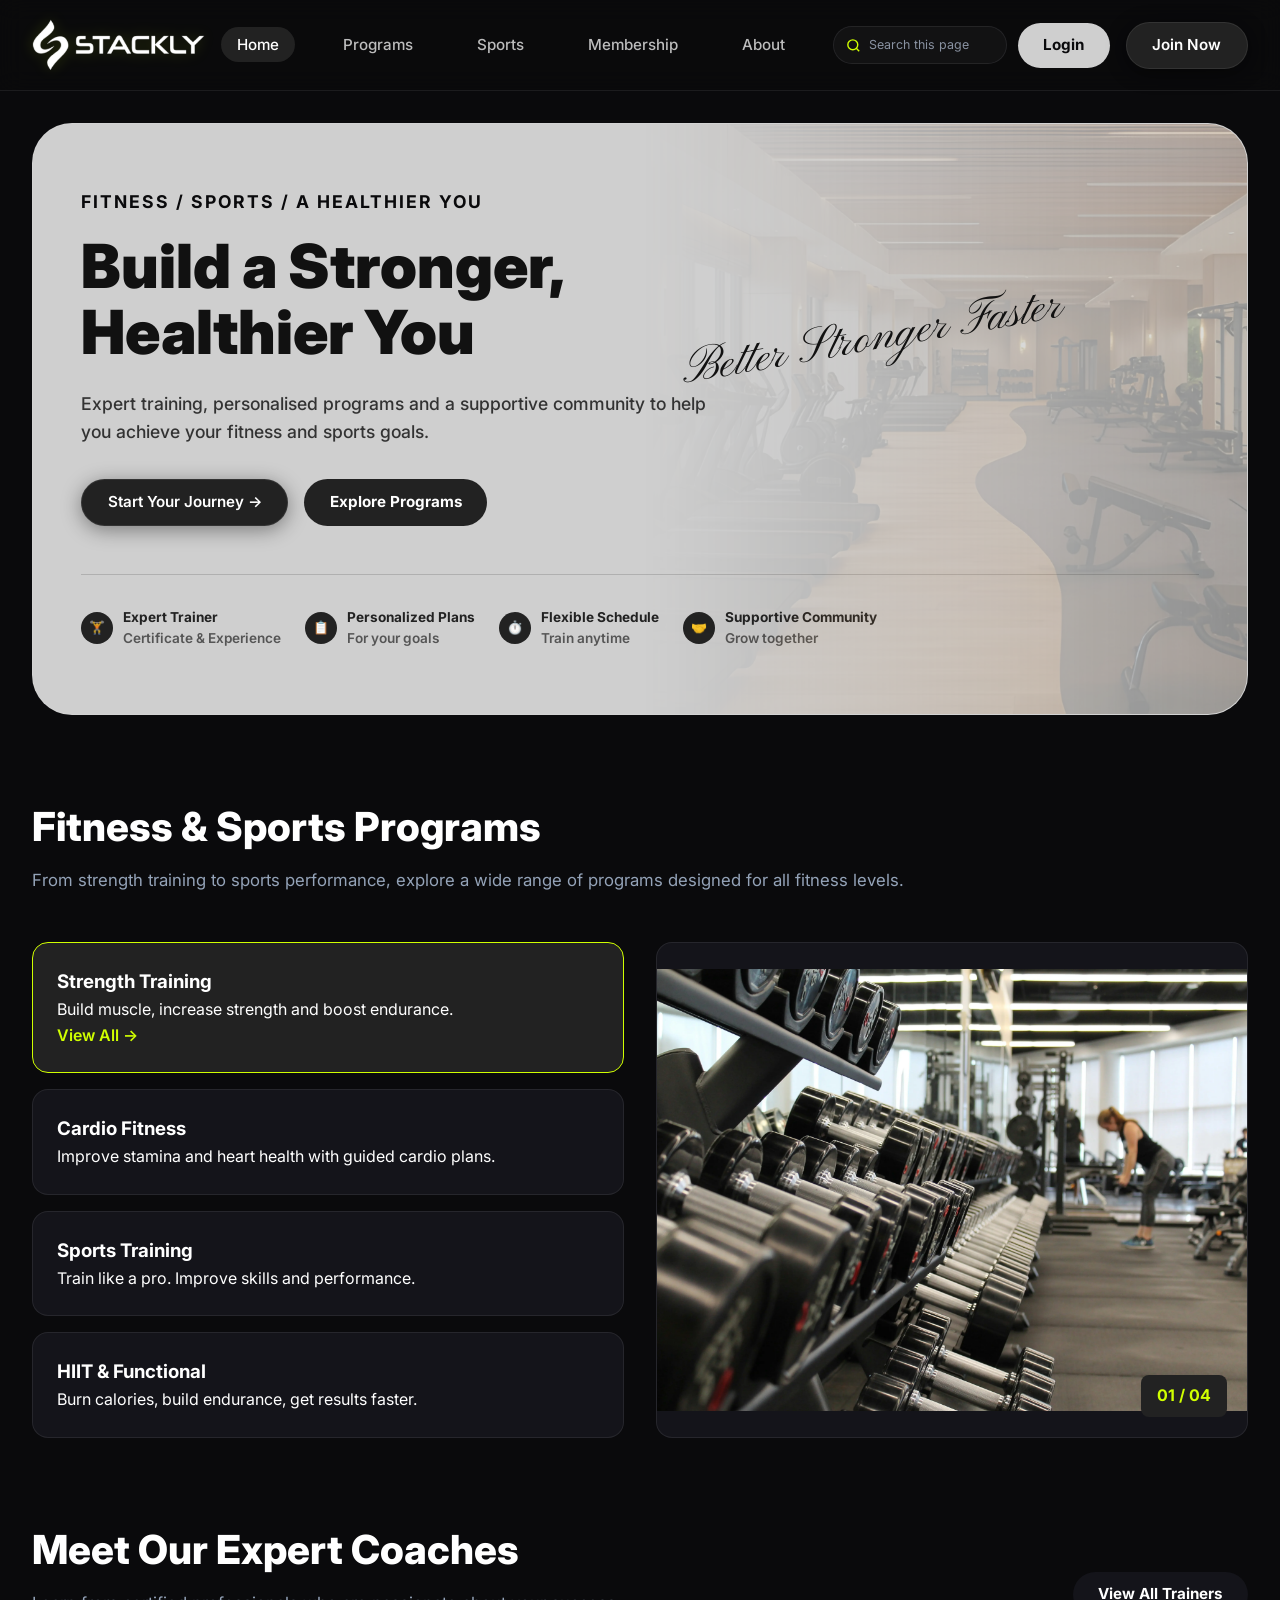
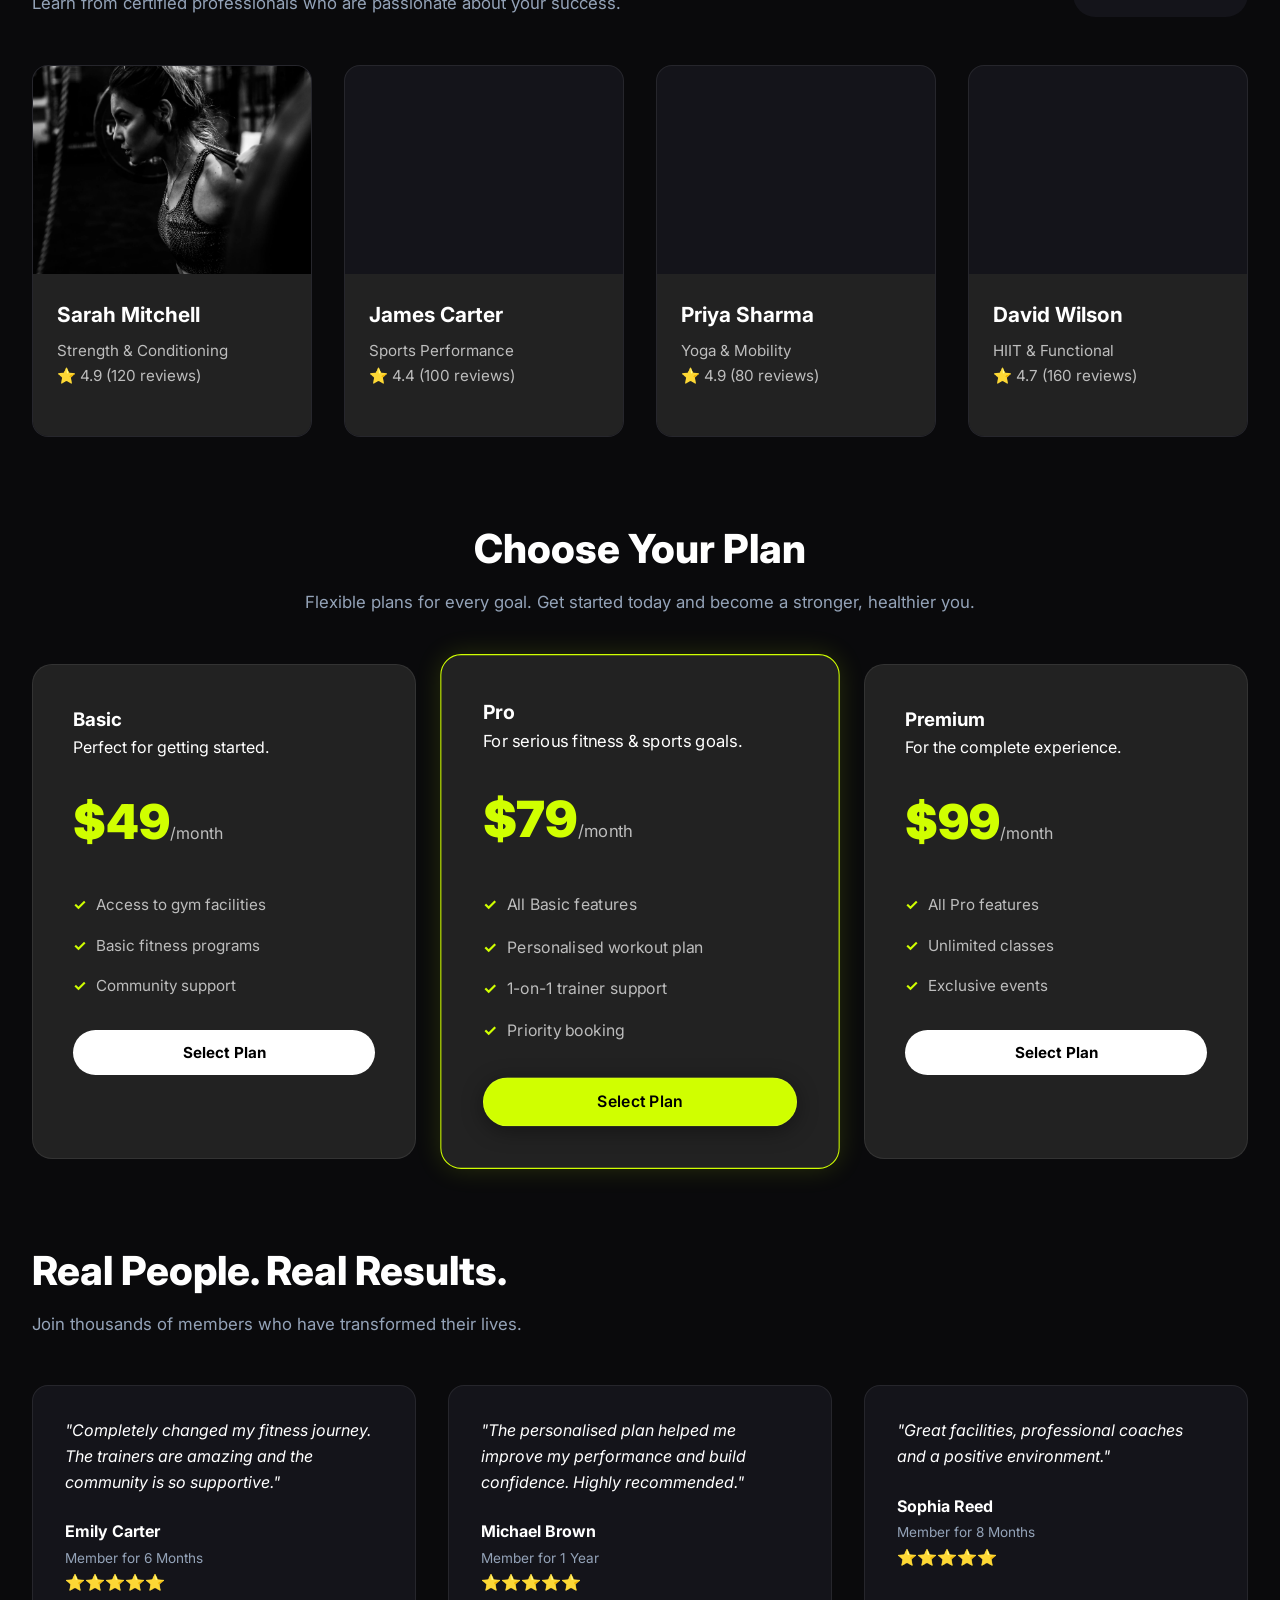
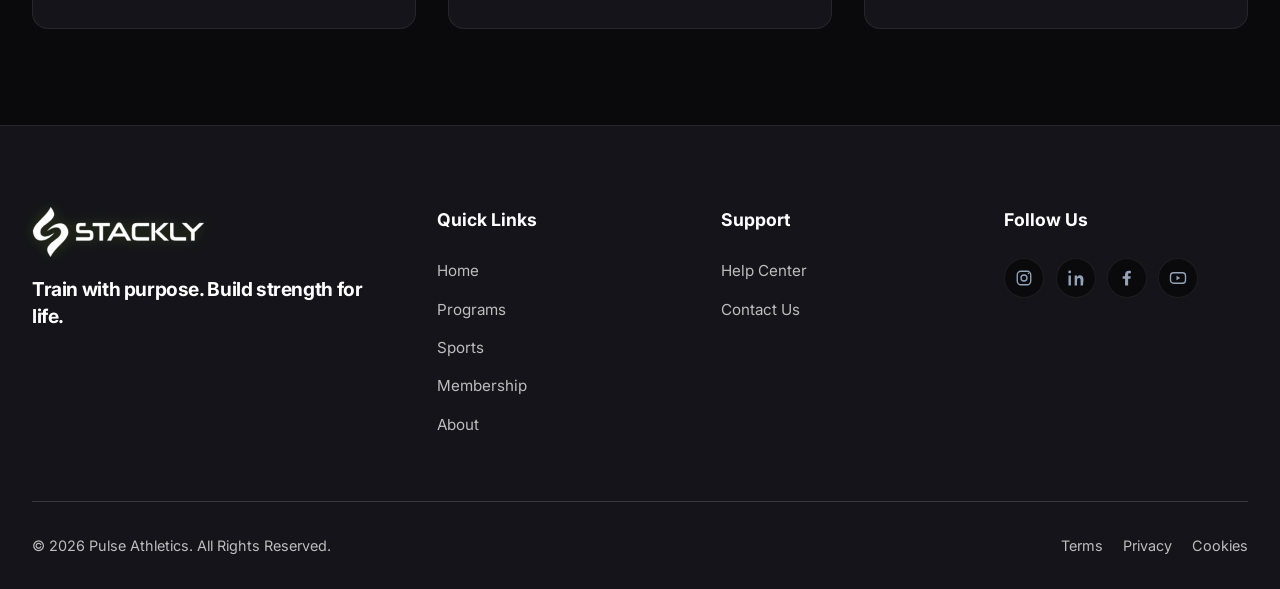
<file: index.html>
<!DOCTYPE html>
<html lang="en">
<head>
  <meta charset="UTF-8">
  <meta name="viewport" content="width=device-width, initial-scale=1.0">
  <title>Pulse Athletics | Home</title>
  <link rel="stylesheet" href="css/styles.css">
  <link href="https://fonts.googleapis.com/css2?family=Pinyon+Script&family=Inter:wght@400;500;600;700;800;900&display=swap" rel="stylesheet">
</head>
<body>
  <!-- High-Energy Fitness Preloader -->
  <div id="preloader">
    <div class="loader-element"><img class="loader-logo" src="img/logo.webp" alt="Logo"></div>
    <div class="loader-pulse" aria-hidden="true">
      <svg viewBox="0 0 220 44" focusable="false">
        <path class="loader-pulse-line" pathLength="220" d="M2 22h48l10-1 8-8 9 22 10-34 11 22 8-1h28l8-1 9-8 9 16 10-8h28" />
      </svg>
    </div>
    <div class="loader-progress" role="progressbar" aria-label="Page loading" aria-valuemin="0" aria-valuemax="100" aria-valuenow="0"><span id="loading-progress"></span></div>
    <div class="loader-counter" id="loading-counter">0%</div>
    <div class="loader-text" id="loading-status">IGNITING SYSTEMS...</div>
  </div>

  <!-- Header -->
  <header>
    <div class="nav-container">
      <a href="index.html" class="logo-container">
        <img class="site-logo" src="img/logo.webp" alt="Logo">
      </a>
      <ul class="nav-links">
        <li><a href="index.html" class="active">Home</a></li>
        <li><a href="programs.html">Programs</a></li>
        <li><a href="sports.html">Sports</a></li>
        <li><a href="membership.html">Membership</a></li>
        <li><a href="about.html">About</a></li>
        <li class="nav-search-item">
          <form class="nav-search" role="search">
            <button type="submit" aria-label="Search this page"><svg viewBox="0 0 24 24" fill="none" stroke="currentColor" stroke-width="2" aria-hidden="true"><circle cx="11" cy="11" r="7"></circle><path d="m20 20-4-4"></path></svg></button>
            <input type="search" name="q" placeholder="Search this page" aria-label="Search this page">
            <span class="nav-search-status" aria-live="polite"></span>
          </form>
        </li>
      </ul>
      <div class="nav-actions">
        <a href="login.html" class="btn btn-outline">Login</a>
        <a href="signup.html" class="btn btn-primary">Join Now</a>
      </div>
      <div class="hamburger"><span></span><span></span><span></span></div>
    </div>
  </header>

  <!-- Hero Section -->
  <section class="hero-section">
    <div class="hero-banner">
      <div class="hero-content">
        <span class="hero-tag">FITNESS / SPORTS / A HEALTHIER YOU</span>
        <h1>Build a Stronger, Healthier You</h1>
        <p>Expert training, personalised programs and a supportive community to help you achieve your fitness and sports goals.</p>
        <div style="display: flex; gap: 1rem;">
          <a href="signup.html" class="btn btn-primary">Start Your Journey →</a>
          <a href="programs.html" class="btn btn-outline" style="background: var(--dark-pill); color: #fff;">Explore Programs</a>
        </div>
      </div>
      <div class="script-tagline">Better Stronger Faster</div>
      
      <div class="hero-features-bar">
        <div class="feature-pill"><div class="feature-icon-circle">🏋️</div><div><strong>Expert Trainer</strong><br><span style="color:#555">Certificate & Experience</span></div></div>
        <div class="feature-pill"><div class="feature-icon-circle">📋</div><div><strong>Personalized Plans</strong><br><span style="color:#555">For your goals</span></div></div>
        <div class="feature-pill"><div class="feature-icon-circle">⏱️</div><div><strong>Flexible Schedule</strong><br><span style="color:#555">Train anytime</span></div></div>
        <div class="feature-pill"><div class="feature-icon-circle">🤝</div><div><strong>Supportive Community</strong><br><span style="color:#555">Grow together</span></div></div>
      </div>
    </div>
  </section>

  <!-- Our Programs Section -->
  <section class="section-container">
    <div class="section-header">
      <h2>Fitness & Sports Programs</h2>
      <p>From strength training to sports performance, explore a wide range of programs designed for all fitness levels.</p>
    </div>
    <div class="grid-2">
      <div style="display: flex; flex-direction: column; gap: 1rem;">
        <div class="card" style="padding: 1.5rem; background: var(--dark-pill); border-color: var(--accent-volt);">
          <h3>Strength Training</h3>
          <p>Build muscle, increase strength and boost endurance.</p>
          <a href="programs.html" style="color: var(--accent-volt); font-weight: 600;">View All →</a>
        </div>
        <div class="card" style="padding: 1.5rem;">
          <h3>Cardio Fitness</h3>
          <p>Improve stamina and heart health with guided cardio plans.</p>
        </div>
        <div class="card" style="padding: 1.5rem;">
          <h3>Sports Training</h3>
          <p>Train like a pro. Improve skills and performance.</p>
        </div>
        <div class="card" style="padding: 1.5rem;">
          <h3>HIIT & Functional</h3>
          <p>Burn calories, build endurance, get results faster.</p>
        </div>
      </div>
      <div class="card" style="display: flex; align-items: center; justify-content: center; position: relative;">
        <img src="img/danielle-cerullo-CQfNt66ttZM-unsplash.webp" class="card-img" alt="Modern strength-training gym floor" loading="lazy" decoding="async">
        <div style="position: absolute; bottom: 20px; right: 20px; background: var(--dark-pill); padding: 0.5rem 1rem; border-radius: 8px; font-weight: bold; color: var(--accent-volt);">01 / 04</div>
      </div>
    </div>
  </section>

  <!-- Featured Trainers -->
  <section class="section-container">
    <div class="section-header" style="display: flex; justify-content: space-between; align-items: flex-end;">
      <div>
        <h2>Meet Our Expert Coaches</h2>
        <p>Learn from certified professionals who are passionate about your success.</p>
      </div>
      <a href="dashboard.html#book-trainers" class="btn btn-outline" style="background: var(--surface-slate); color: #fff;">View All Trainers</a>
    </div>
    <div class="grid-4">
      <div class="card">
        <img src="img/sushil-ghimire-5UbIqV58CW8-unsplash.webp" class="card-img" alt="Athlete training in a strength gym" loading="lazy" decoding="async">
        <div class="card-body">
          <h3>Sarah Mitchell</h3>
          <p>Strength & Conditioning<br>⭐ 4.9 (120 reviews)</p>
        </div>
      </div>
      <div class="card">
        <img src="img/anastase-maragos-iUzgePOoGko-unsplash.webp" class="card-img" alt="Athlete preparing for a sports performance workout" loading="lazy" decoding="async">
        <div class="card-body">
          <h3>James Carter</h3>
          <p>Sports Performance<br>⭐ 4.4 (100 reviews)</p>
        </div>
      </div>
      <div class="card">
        <img src="img/bruce-mars-gJtDg6WfMlQ-unsplash.webp" class="card-img" alt="Athletes practicing yoga and mobility" loading="lazy" decoding="async">
        <div class="card-body">
          <h3>Priya Sharma</h3>
          <p>Yoga & Mobility<br>⭐ 4.9 (80 reviews)</p>
        </div>
      </div>
      <div class="card">
        <img src="img/total-shape-wXBK9JrM0iU-unsplash.webp" class="card-img" alt="Athlete training with functional fitness equipment" loading="lazy" decoding="async">
        <div class="card-body">
          <h3>David Wilson</h3>
          <p>HIIT & Functional<br>⭐ 4.7 (160 reviews)</p>
        </div>
      </div>
    </div>
  </section>

  <!-- Membership Plans -->
  <section class="section-container">
    <div class="section-header" style="text-align: center;">
      <h2>Choose Your Plan</h2>
      <p>Flexible plans for every goal. Get started today and become a stronger, healthier you.</p>
    </div>
    <div class="pricing-grid">
      <div class="pricing-card">
        <div>
          <h3>Basic</h3>
          <p>Perfect for getting started.</p>
          <div class="price">$49<span>/month</span></div>
          <ul class="pricing-features">
            <li>Access to gym facilities</li>
            <li>Basic fitness programs</li>
            <li>Community support</li>
          </ul>
        </div>
        <a href="signup.html?plan=Basic" class="btn btn-outline" style="width: 100%; justify-content: center; background: #fff; color: #000;">Select Plan</a>
      </div>
      <div class="pricing-card emphasised">
        <div>
          <h3>Pro</h3>
          <p>For serious fitness & sports goals.</p>
          <div class="price">$79<span>/month</span></div>
          <ul class="pricing-features">
            <li>All Basic features</li>
            <li>Personalised workout plan</li>
            <li>1-on-1 trainer support</li>
            <li>Priority booking</li>
          </ul>
        </div>
        <a href="signup.html?plan=Pro" class="btn btn-primary" style="width: 100%; justify-content: center; background: var(--accent-volt); color: #000;">Select Plan</a>
      </div>
      <div class="pricing-card">
        <div>
          <h3>Premium</h3>
          <p>For the complete experience.</p>
          <div class="price">$99<span>/month</span></div>
          <ul class="pricing-features">
            <li>All Pro features</li>
            <li>Unlimited classes</li>
            <li>Exclusive events</li>
          </ul>
        </div>
        <a href="signup.html?plan=Premium" class="btn btn-outline" style="width: 100%; justify-content: center; background: #fff; color: #000;">Select Plan</a>
      </div>
    </div>
  </section>

  <!-- Testimonials -->
  <section class="section-container">
    <div class="section-header">
      <h2>Real People. Real Results.</h2>
      <p>Join thousands of members who have transformed their lives.</p>
    </div>
    <div class="grid-3">
      <div class="card" style="padding: 2rem;">
        <p style="color: var(--text-main); font-style: italic; margin-bottom: 1.5rem;">"Completely changed my fitness journey. The trainers are amazing and the community is so supportive."</p>
        <strong>Emily Carter</strong><br><span style="color: var(--text-muted); font-size: 0.85rem;">Member for 6 Months</span><br>⭐⭐⭐⭐⭐
      </div>
      <div class="card" style="padding: 2rem;">
        <p style="color: var(--text-main); font-style: italic; margin-bottom: 1.5rem;">"The personalised plan helped me improve my performance and build confidence. Highly recommended."</p>
        <strong>Michael Brown</strong><br><span style="color: var(--text-muted); font-size: 0.85rem;">Member for 1 Year</span><br>⭐⭐⭐⭐⭐
      </div>
      <div class="card" style="padding: 2rem;">
        <p style="color: var(--text-main); font-style: italic; margin-bottom: 1.5rem;">"Great facilities, professional coaches and a positive environment."</p>
        <strong>Sophia Reed</strong><br><span style="color: var(--text-muted); font-size: 0.85rem;">Member for 8 Months</span><br>⭐⭐⭐⭐⭐
      </div>
    </div>
  </section>

  <!-- Footer -->
  <footer>
    <div class="footer-container">
      <div class="footer-brand">
        <img class="site-logo" src="img/logo.webp" alt="Logo">
        <p class="footer-quote">Train with purpose. Build strength for life.</p>
      </div>
      <div class="footer-links">
        <h4>Quick Links</h4>
        <ul>
          <li><a href="index.html">Home</a></li>
          <li><a href="programs.html">Programs</a></li>
          <li><a href="sports.html">Sports</a></li>
          <li><a href="membership.html">Membership</a></li>
          <li><a href="about.html">About</a></li>
        </ul>
      </div>
      <div class="footer-links">
        <h4>Support</h4>
        <ul>
          <li><a href="dashboard.html#faq">Help Center</a></li>
          <li><a href="dashboard.html#contact-support">Contact Us</a></li>
        </ul>
      </div>
      <div class="footer-links">
        <h4>Follow Us</h4>
        <div class="footer-socials">
          <a href="https://www.instagram.com/" target="_blank" rel="noopener noreferrer" aria-label="Instagram"><svg viewBox="0 0 24 24" fill="none" stroke="currentColor" stroke-width="1.8" aria-hidden="true"><rect x="3" y="3" width="18" height="18" rx="5"></rect><circle cx="12" cy="12" r="4"></circle><circle cx="18" cy="6" r="1" fill="currentColor" stroke="none"></circle></svg></a>
          <a href="https://www.linkedin.com/" target="_blank" rel="noopener noreferrer" aria-label="LinkedIn"><svg class="icon-solid" viewBox="0 0 24 24" aria-hidden="true"><path d="M5.2 8.6H2V22h3.2V8.6ZM3.6 2a1.9 1.9 0 1 0 0 3.8 1.9 1.9 0 0 0 0-3.8ZM22 14.3c0-4-2.1-5.9-4.9-5.9a4.2 4.2 0 0 0-3.8 2.1V8.6h-3.1V22h3.2v-6.6c0-1.7.3-3.4 2.5-3.4s2.2 2 2.2 3.5V22h3.2l.7-7.7Z"></path></svg></a>
          <a href="https://www.facebook.com/" target="_blank" rel="noopener noreferrer" aria-label="Facebook"><svg class="icon-solid" viewBox="0 0 24 24" aria-hidden="true"><path d="M13.5 22v-9h3l.5-3.5h-3.5V7.3c0-1 .3-1.7 1.8-1.7h1.9V2.5c-.9-.1-1.9-.2-2.9-.2-2.9 0-4.9 1.8-4.9 5v2.2H6.2V13h3.2v9h4.1Z"></path></svg></a>
          <a href="https://www.youtube.com/" target="_blank" rel="noopener noreferrer" aria-label="YouTube"><svg viewBox="0 0 24 24" fill="none" stroke="currentColor" stroke-width="1.8" aria-hidden="true"><rect x="2" y="5" width="20" height="14" rx="4"></rect><path d="m10 9 5 3-5 3z" fill="currentColor" stroke="none"></path></svg></a>
        </div>
      </div>
    </div>
    <div class="footer-bottom">
      <p class="footer-copyright">&copy; <span id="footer-year">2026</span> Pulse Athletics. All Rights Reserved.</p>
      <nav class="footer-legal" aria-label="Legal links">
        <a href="dashboard.html#terms">Terms</a>
        <a href="dashboard.html#privacy">Privacy</a>
        <a href="dashboard.html#cookies">Cookies</a>
      </nav>
    </div>
  </footer>

  <script src="js/main.js"></script>
</body>
</html>
</file>
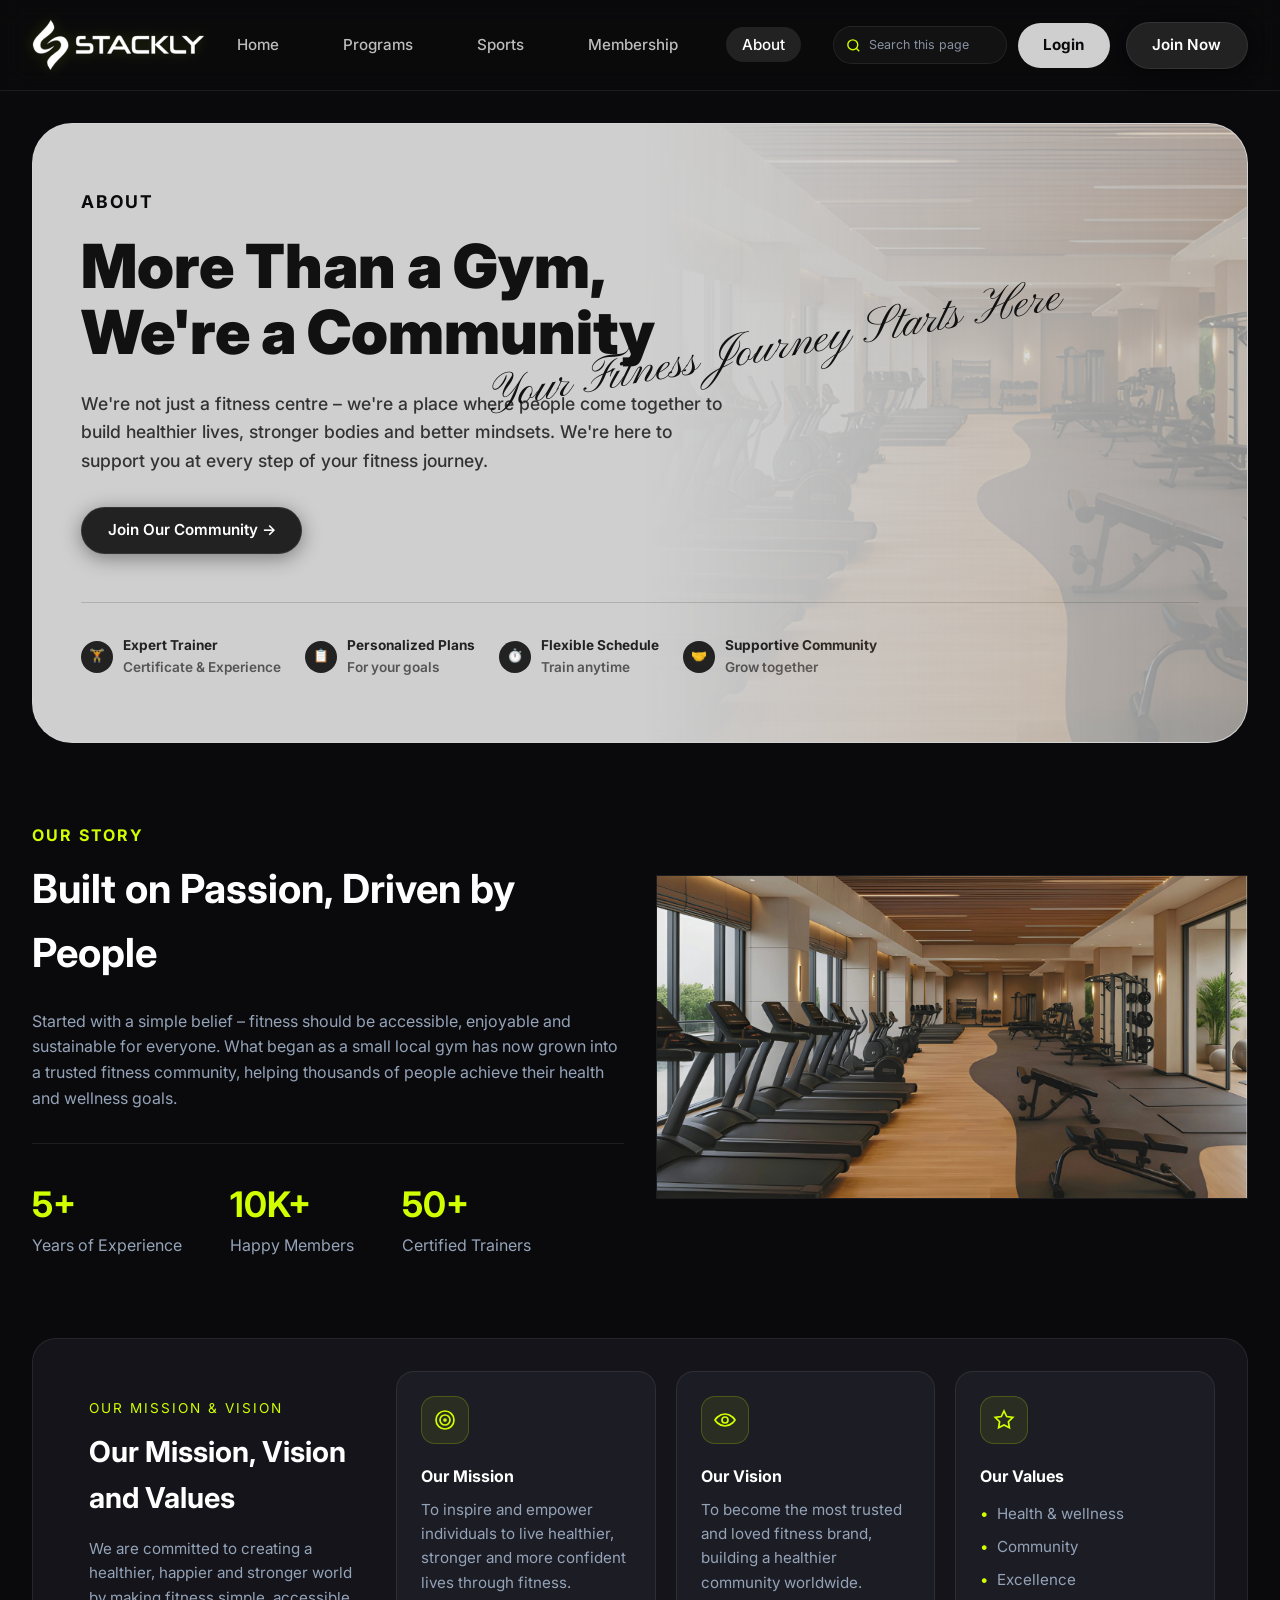
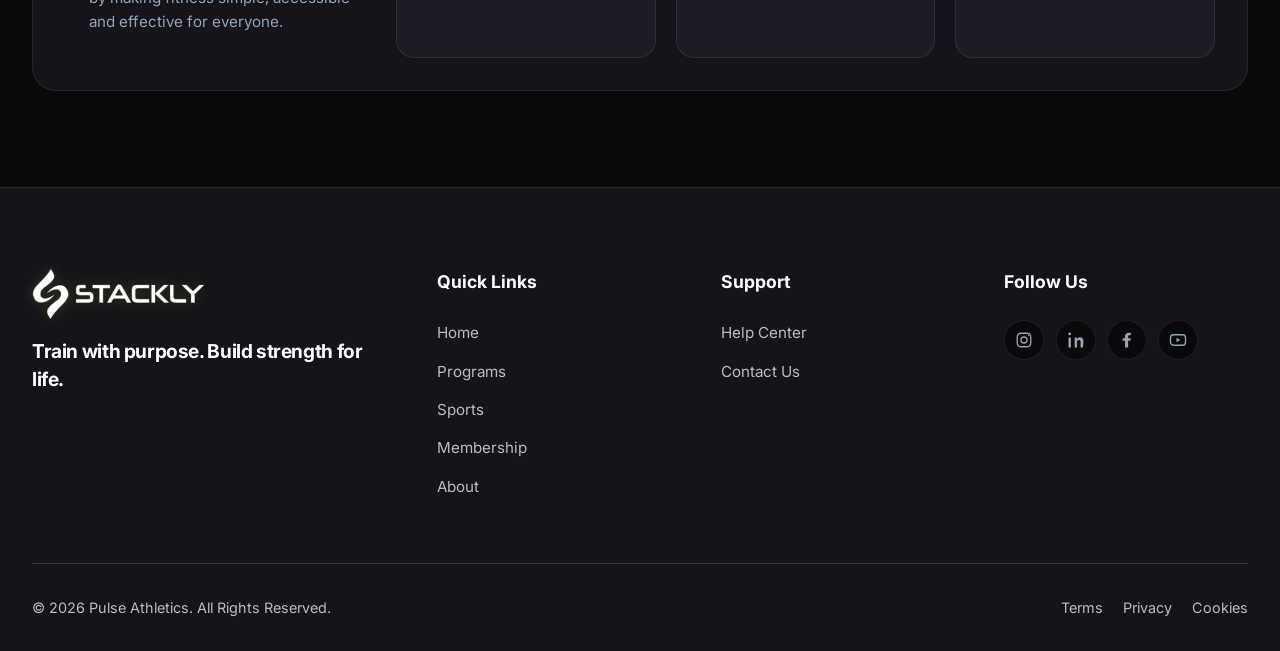
<file: about.html>
<!DOCTYPE html>
<html lang="en">
<head>
  <meta charset="UTF-8">
  <meta name="viewport" content="width=device-width, initial-scale=1.0">
  <title>Pulse Athletics | About Us</title>
  <link rel="stylesheet" href="css/styles.css">
  <link href="https://fonts.googleapis.com/css2?family=Pinyon+Script&family=Inter:wght@400;500;600;700;800;900&display=swap" rel="stylesheet">
</head>
<body>
  <!-- Preloader -->
  <div id="preloader">
    <div class="loader-element"><img class="loader-logo" src="img/logo.webp" alt="Logo"></div>
    <div class="loader-pulse" aria-hidden="true">
      <svg viewBox="0 0 220 44" focusable="false">
        <path class="loader-pulse-line" pathLength="220" d="M2 22h48l10-1 8-8 9 22 10-34 11 22 8-1h28l8-1 9-8 9 16 10-8h28" />
      </svg>
    </div>
    <div class="loader-progress" role="progressbar" aria-label="Page loading" aria-valuemin="0" aria-valuemax="100" ariavaluenow="0"><span id="loading-progress"></span></div>
    <div class="loader-counter" id="loading-counter">0%</div>
    <div class="loader-text" id="loading-status">LOADING ABOUT...</div>
  </div>

  <header>
    <div class="nav-container">
      <a href="index.html" class="logo-container">
        <img class="site-logo" src="img/logo.webp" alt="Logo">
      </a>
      <ul class="nav-links">
        <li><a href="index.html">Home</a></li>
        <li><a href="programs.html">Programs</a></li>
        <li><a href="sports.html">Sports</a></li>
        <li><a href="membership.html">Membership</a></li>
        <li><a href="about.html" class="active">About</a></li>
        <li class="nav-search-item">
          <form class="nav-search" role="search">
            <button type="submit" aria-label="Search this page"><svg viewBox="0 0 24 24" fill="none" stroke="currentColor" stroke-width="2" aria-hidden="true"><circle cx="11" cy="11" r="7"></circle><path d="m20 20-4-4"></path></svg></button>
            <input type="search" name="q" placeholder="Search this page" aria-label="Search this page">
            <span class="nav-search-status" aria-live="polite"></span>
          </form>
        </li>
      </ul>
      <div class="nav-actions">
        <a href="login.html" class="btn btn-outline">Login</a>
        <a href="signup.html" class="btn btn-primary">Join Now</a>
      </div>
      <div class="hamburger"><span></span><span></span><span></span></div>
    </div>
  </header>

  <section class="hero-section">
    <div class="hero-banner">
      <div class="hero-content">
        <span class="hero-tag">ABOUT</span>
        <h1>More Than a Gym, We're a Community</h1>
        <p>We're not just a fitness centre – we're a place where people come together to build healthier lives, stronger bodies and better mindsets. We're here to support you at every step of your fitness journey.</p>
        <a href="signup.html" class="btn btn-primary" style="background: var(--dark-pill); color: #fff;">Join Our Community →</a>
      </div>
      <div class="script-tagline">Your Fitness Journey Starts Here</div>
      <div class="hero-features-bar">
        <div class="feature-pill"><div class="feature-icon-circle">🏋️</div><div><strong>Expert Trainer</strong><br><span style="color:#555">Certificate & Experience</span></div></div>
        <div class="feature-pill"><div class="feature-icon-circle">📋</div><div><strong>Personalized Plans</strong><br><span style="color:#555">For your goals</span></div></div>
        <div class="feature-pill"><div class="feature-icon-circle">⏱️</div><div><strong>Flexible Schedule</strong><br><span style="color:#555">Train anytime</span></div></div>
        <div class="feature-pill"><div class="feature-icon-circle">🤝</div><div><strong>Supportive Community</strong><br><span style="color:#555">Grow together</span></div></div>
    </div>
  </section>

  <!-- Our Story -->
  <section class="section-container">
    <div class="grid-2" style="align-items: center;">
      <div>
        <span style="color: var(--accent-volt); text-transform: uppercase; font-weight: 700; letter-spacing: 2px;">OUR STORY</span>
        <h2 style="font-size: 2.5rem; margin: 0.5rem 0 1.5rem;">Built on Passion, Driven by People</h2>
        <p style="color: var(--text-muted); margin-bottom: 2rem;">Started with a simple belief – fitness should be accessible, enjoyable and sustainable for everyone. What began as a small local gym has now grown into a trusted fitness community, helping thousands of people achieve their health and wellness goals.</p>
        <div style="display: flex; gap: 3rem; border-top: 1px solid var(--border-glass); padding-top: 2rem;">
          <div><h3 style="color: var(--accent-volt); font-size: 2.2rem;">5+</h3><span style="color: var(--text-muted);">Years of Experience</span></div>
          <div><h3 style="color: var(--accent-volt); font-size: 2.2rem;">10K+</h3><span style="color: var(--text-muted);">Happy Members</span></div>
          <div><h3 style="color: var(--accent-volt); font-size: 2.2rem;">50+</h3><span style="color: var(--text-muted);">Certified Trainers</span></div>
        </div>
      </div>
      <div>
        <img src="img/rahul-singh-R_cN3dJLcK8-unsplash.webp" style="width: 100%; border-radius: var(--radius-card); border: 1px solid var(--border-glass);" alt="Modern gym interior with strength-training equipment" loading="lazy" decoding="async">
      </div>
    </div>
  </section>

  <!-- Mission & Vision -->
  <section class="section-container">
    <div class="about-pillars">
      <div class="about-intro">
          <span style="color: var(--accent-volt); font-size: 0.85rem; letter-spacing: 2px;">OUR MISSION & VISION</span>
          <h3 style="font-size: 1.8rem; margin: 0.5rem 0 1rem;">Our Mission, Vision and Values</h3>
          <p style="color: var(--text-muted); font-size: 0.95rem;">We are committed to creating a healthier, happier and stronger world by making fitness simple, accessible and effective for everyone.</p>
        </div>
        <article class="about-pillar">
          <div class="pillar-icon" aria-hidden="true"><svg viewBox="0 0 24 24" fill="none" stroke="currentColor" stroke-width="1.7"><circle cx="12" cy="12" r="9"></circle><circle cx="12" cy="12" r="5"></circle><circle cx="12" cy="12" r="1"></circle></svg></div>
          <h4>Our Mission</h4>
          <p style="color: var(--text-muted); font-size: 0.95rem; margin-top: 0.5rem;">To inspire and empower individuals to live healthier, stronger and more confident lives through fitness.</p>
        </article>
        <article class="about-pillar">
          <div class="pillar-icon" aria-hidden="true"><svg viewBox="0 0 24 24" fill="none" stroke="currentColor" stroke-width="1.7"><path d="M2 12s3.5-6 10-6 10 6 10 6-3.5 6-10 6-10-6-10-6Z"></path><circle cx="12" cy="12" r="3"></circle></svg></div>
          <h4>Our Vision</h4>
          <p style="color: var(--text-muted); font-size: 0.95rem; margin-top: 0.5rem;">To become the most trusted and loved fitness brand, building a healthier community worldwide.</p>
        </article>
        <article class="about-pillar">
          <div class="pillar-icon" aria-hidden="true"><svg viewBox="0 0 24 24" fill="none" stroke="currentColor" stroke-width="1.7"><path d="m12 3 2.7 5.5 6.1.9-4.4 4.3 1 6.1-5.4-2.9-5.4 2.9 1-6.1-4.4-4.3 6.1-.9L12 3Z"></path></svg></div>
          <h4>Our Values</h4>
          <ul class="pillar-values"><li>Health &amp; wellness</li><li>Community</li><li>Excellence</li></ul>
        </article>
    </div>
  </section>

  <footer>
    <div class="footer-container">
      <div class="footer-brand">
        <img class="site-logo" src="img/logo.webp" alt="Logo">
        <p class="footer-quote">Train with purpose. Build strength for life.</p>
      </div>
      <div class="footer-links">
        <h4>Quick Links</h4>
        <ul>
          <li><a href="index.html">Home</a></li>
          <li><a href="programs.html">Programs</a></li>
          <li><a href="sports.html">Sports</a></li>
          <li><a href="membership.html">Membership</a></li>
          <li><a href="about.html">About</a></li>
        </ul>
      </div>
      <div class="footer-links">
        <h4>Support</h4>
        <ul>
          <li><a href="dashboard.html#faq">Help Center</a></li>
          <li><a href="dashboard.html#contact-support">Contact Us</a></li>
        </ul>
      </div>
      <div class="footer-links">
        <h4>Follow Us</h4>
        <div class="footer-socials">
          <a href="https://www.instagram.com/" target="_blank" rel="noopener noreferrer" aria-label="Instagram"><svg viewBox="0 0 24 24" fill="none" stroke="currentColor" stroke-width="1.8" aria-hidden="true"><rect x="3" y="3" width="18" height="18" rx="5"></rect><circle cx="12" cy="12" r="4"></circle><circle cx="18" cy="6" r="1" fill="currentColor" stroke="none"></circle></svg></a>
          <a href="https://www.linkedin.com/" target="_blank" rel="noopener noreferrer" aria-label="LinkedIn"><svg class="icon-solid" viewBox="0 0 24 24" aria-hidden="true"><path d="M5.2 8.6H2V22h3.2V8.6ZM3.6 2a1.9 1.9 0 1 0 0 3.8 1.9 1.9 0 0 0 0-3.8ZM22 14.3c0-4-2.1-5.9-4.9-5.9a4.2 4.2 0 0 0-3.8 2.1V8.6h-3.1V22h3.2v-6.6c0-1.7.3-3.4 2.5-3.4s2.2 2 2.2 3.5V22h3.2l.7-7.7Z"></path></svg></a>
          <a href="https://www.facebook.com/" target="_blank" rel="noopener noreferrer" aria-label="Facebook"><svg class="icon-solid" viewBox="0 0 24 24" aria-hidden="true"><path d="M13.5 22v-9h3l.5-3.5h-3.5V7.3c0-1 .3-1.7 1.8-1.7h1.9V2.5c-.9-.1-1.9-.2-2.9-.2-2.9 0-4.9 1.8-4.9 5v2.2H6.2V13h3.2v9h4.1Z"></path></svg></a>
          <a href="https://www.youtube.com/" target="_blank" rel="noopener noreferrer" aria-label="YouTube"><svg viewBox="0 0 24 24" fill="none" stroke="currentColor" stroke-width="1.8" aria-hidden="true"><rect x="2" y="5" width="20" height="14" rx="4"></rect><path d="m10 9 5 3-5 3z" fill="currentColor" stroke="none"></path></svg></a>
        </div>
      </div>
    </div>
    <div class="footer-bottom">
      <p class="footer-copyright">&copy; <span id="footer-year">2026</span> Pulse Athletics. All Rights Reserved.</p>
      <nav class="footer-legal" aria-label="Legal links">
        <a href="dashboard.html#terms">Terms</a>
        <a href="dashboard.html#privacy">Privacy</a>
        <a href="dashboard.html#cookies">Cookies</a>
      </nav>
    </div>
  </footer>

  <script src="js/main.js"></script>
</body>
</html>
</file>
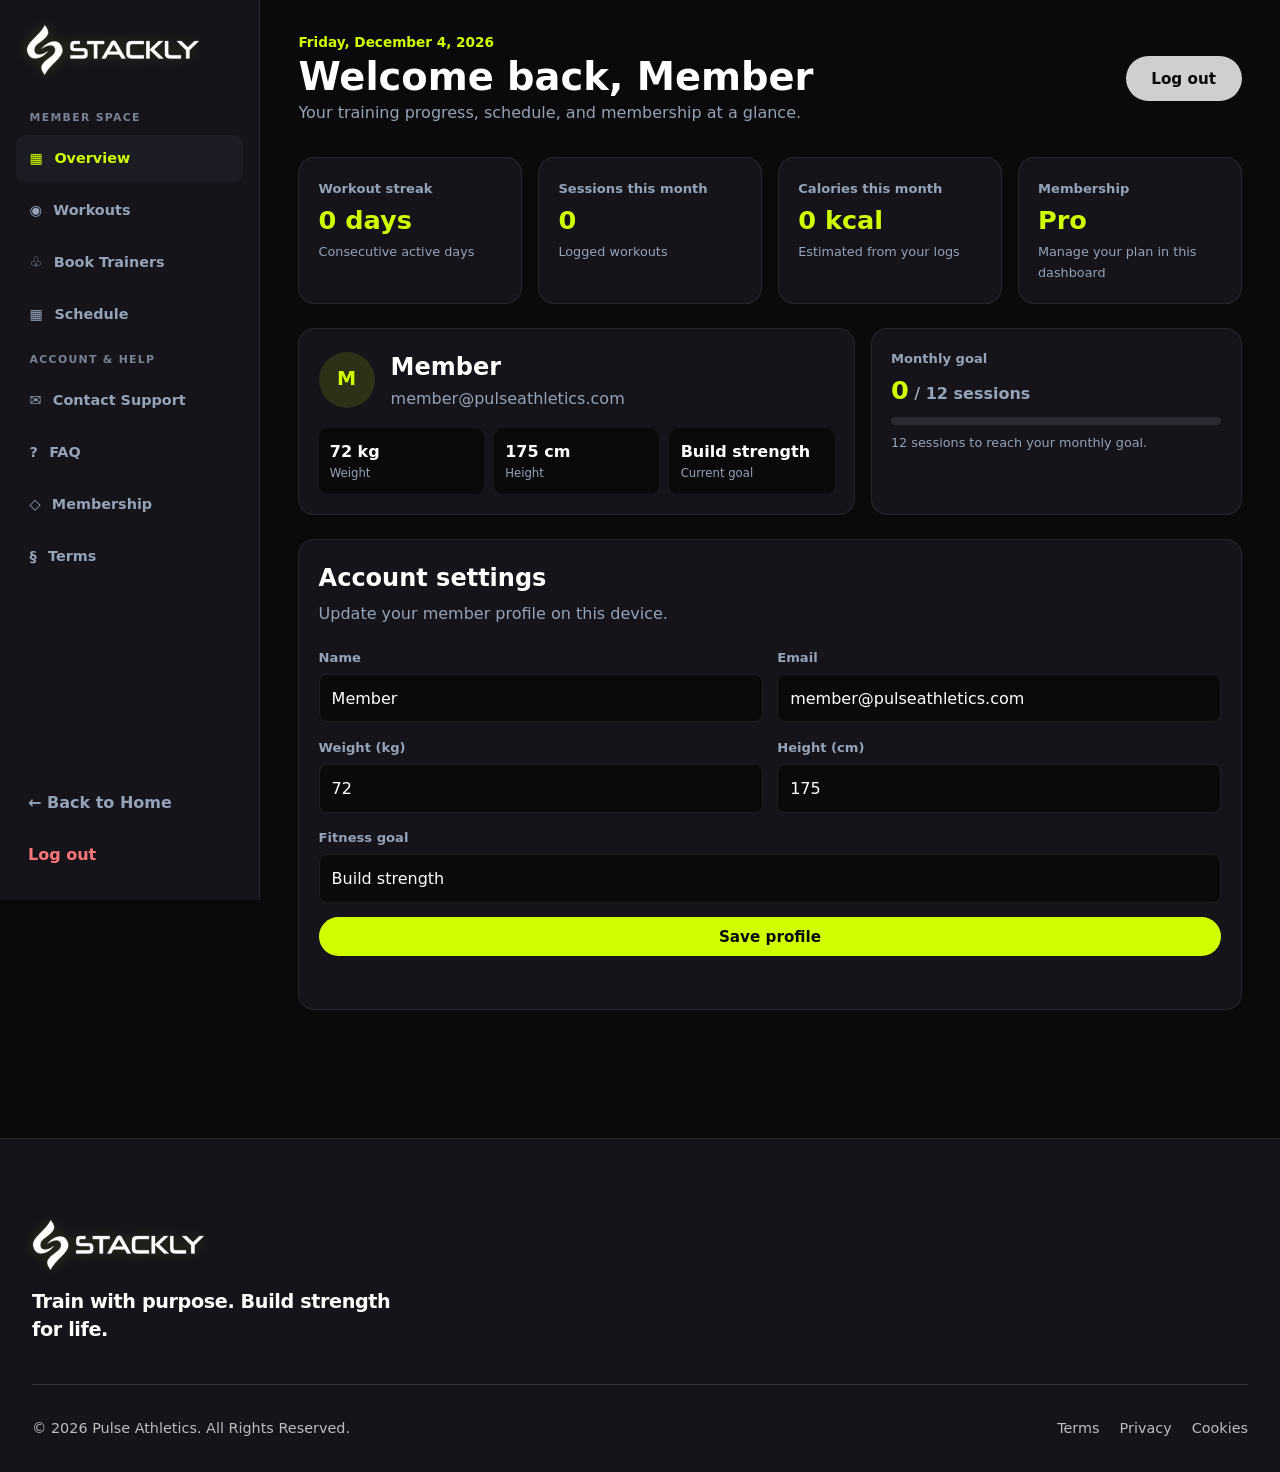
<file: dashboard.html>
<!DOCTYPE html>
<html lang="en">
<head>
  <meta charset="UTF-8">
  <meta name="viewport" content="width=device-width, initial-scale=1.0">
  <meta name="theme-color" content="#0A0A0C">
  <title>Pulse Athletics | Member Dashboard</title>
  <link rel="stylesheet" href="css/styles.css">
  <style>
    body { min-height: 100vh; }
    .dashboard-layout { min-height: 100vh; display: grid; grid-template-columns: 260px minmax(0, 1fr); }
    .sidebar { position: sticky; top: 0; height: 100vh; padding: 1.5rem 1rem; display: flex; flex-direction: column; gap: 1.5rem; background: var(--surface-slate); border-right: 1px solid var(--border-glass); }
    .sidebar-brand { padding: 0 .65rem; }
    .sidebar-menu { display: grid; gap: .3rem; }
    .sidebar-menu button { display: flex; align-items: center; gap: .7rem; width: 100%; padding: .75rem .85rem; color: var(--text-muted); background: transparent; border: 0; border-radius: 9px; text-align: left; font: inherit; font-size: .9rem; font-weight: 600; cursor: pointer; transition: var(--transition-smooth); }
    .sidebar-menu button:hover, .sidebar-menu button.active { color: var(--accent-volt); background: var(--surface-card); }
    .sidebar-menu .sidebar-label { padding: .55rem .85rem .25rem; color: #788294; font-size: .68rem; font-weight: 800; letter-spacing: .12em; text-transform: uppercase; }
    .sidebar-bottom { display: grid; gap: .55rem; margin-top: auto; }
    .sidebar-bottom a { padding: .55rem .75rem; color: var(--text-muted); font-weight: 600; }
    .sidebar-bottom a:last-child { color: #ff7777; }
    .dashboard-main { min-width: 0; padding: 2rem clamp(1rem, 3vw, 3rem); }
    .dashboard-topbar { display: flex; justify-content: space-between; align-items: center; gap: 1rem; margin-bottom: 2rem; }
    .dashboard-topbar h1 { font-size: clamp(1.7rem, 3vw, 2.4rem); line-height: 1.2; }
    .dashboard-topbar p, .muted { color: var(--text-muted); }
    .dashboard-date { color: var(--accent-volt) !important; font-size: .85rem; font-weight: 700; }
    .dashboard-view[hidden] { display: none; }
    .view-intro { margin-bottom: 1.25rem; }
    .view-intro h2 { font-size: 1.5rem; }
    .view-intro p { margin-top: .25rem; color: var(--text-muted); }
    .dashboard-section { margin-top: 1.5rem; }
    .dashboard-grid { display: grid; grid-template-columns: repeat(4, minmax(0, 1fr)); gap: 1rem; }
    .dashboard-card { min-width: 0; padding: 1.2rem; background: var(--surface-slate); border: 1px solid var(--border-glass); border-radius: 16px; }
    .metric-label { color: var(--text-muted); font-size: .82rem; font-weight: 600; }
    .metric-value { margin-top: .45rem; color: var(--accent-volt); font-size: clamp(1.45rem, 2vw, 1.9rem); font-weight: 800; line-height: 1.15; }
    .metric-note { margin-top: .45rem; color: #94a3b8; font-size: .8rem; }
    .dashboard-columns { display: grid; grid-template-columns: minmax(0, 1.2fr) minmax(280px, .8fr); gap: 1rem; }
    .profile-card { display: flex; gap: 1rem; align-items: center; }
    .profile-avatar { width: 56px; height: 56px; display: grid; place-items: center; flex: 0 0 auto; border-radius: 50%; color: var(--accent-volt); background: rgba(208,255,0,.12); font-size: 1.2rem; font-weight: 800; }
    .profile-details { display: grid; grid-template-columns: repeat(3, 1fr); gap: .65rem; margin-top: 1rem; }
    .profile-detail { padding: .7rem; border-radius: 9px; background: var(--bg-void); }
    .profile-detail strong, .profile-detail span { display: block; }
    .profile-detail span { color: var(--text-muted); font-size: .73rem; }
    .progress-track { height: 8px; overflow: hidden; margin-top: .75rem; border-radius: 99px; background: #292a31; }
    .progress-track span { display: block; width: 0; height: 100%; border-radius: inherit; background: var(--accent-volt); }
    .dashboard-form { display: grid; grid-template-columns: repeat(2, minmax(0, 1fr)); gap: .9rem; }
    .dashboard-field { display: grid; gap: .4rem; }
    .dashboard-field label { color: var(--text-muted); font-size: .82rem; font-weight: 600; }
    .dashboard-field input, .dashboard-field select, .dashboard-field textarea { width: 100%; min-height: 44px; padding: .65rem .75rem; color: var(--text-main); background: var(--bg-void); border: 1px solid var(--border-glass); border-radius: 8px; font: inherit; }
    .dashboard-field textarea { min-height: 140px; resize: vertical; }
    .dashboard-field input:focus, .dashboard-field select:focus, .dashboard-field textarea:focus { outline: 2px solid rgba(208,255,0,.4); border-color: var(--accent-volt); }
    .form-wide { grid-column: 1 / -1; }
    .dashboard-button { justify-content: center; color: var(--bg-void); background: var(--accent-volt); }
    .dashboard-list { display: grid; gap: .65rem; margin-top: 1rem; }
    .dashboard-row { display: flex; justify-content: space-between; align-items: center; gap: 1rem; padding: .85rem; background: var(--bg-void); border: 1px solid var(--border-glass); border-radius: 10px; }
    .dashboard-row strong, .dashboard-row small { display: block; }
    .dashboard-row small { color: var(--text-muted); }
    .row-meta { display: flex; align-items: center; gap: .7rem; text-align: right; white-space: nowrap; color: var(--accent-volt); font-size: .83rem; font-weight: 700; }
    .remove-button { padding: .35rem .55rem; color: #ff8a8a; background: transparent; border: 1px solid rgba(255,138,138,.35); border-radius: 7px; cursor: pointer; }
    .empty-state { padding: 1rem; color: var(--text-muted); text-align: center; border: 1px dashed var(--border-glass); border-radius: 10px; }
    .calendar-controls { display: flex; gap: .5rem; }
    .calendar-controls button { width: 36px; height: 36px; color: var(--text-main); background: var(--bg-void); border: 1px solid var(--border-glass); border-radius: 8px; cursor: pointer; }
    .calendar-grid { display: grid; grid-template-columns: repeat(7, minmax(0, 1fr)); gap: .35rem; margin-top: 1rem; }
    .calendar-weekday, .calendar-day { min-height: 38px; display: grid; place-items: center; color: var(--text-muted); font-size: .78rem; }
    .calendar-weekday { min-height: 26px; font-size: .68rem; font-weight: 800; text-transform: uppercase; }
    .calendar-day { position: relative; color: var(--text-main); background: var(--bg-void); border: 1px solid transparent; border-radius: 8px; cursor: pointer; }
    .calendar-day:hover, .calendar-day.selected { border-color: var(--accent-volt); }
    .calendar-day.today { color: var(--accent-volt); font-weight: 800; }
    .calendar-day.has-event::after { position: absolute; bottom: 3px; width: 4px; height: 4px; border-radius: 50%; background: var(--accent-volt); content: ""; }
    .calendar-day.outside-month { opacity: .35; }
    .calendar-selection, .dashboard-notice { min-height: 1.4rem; margin-top: .7rem; color: var(--text-muted); font-size: .84rem; }
    .dashboard-notice { color: var(--accent-volt); }
    .trainer-grid { display: grid; grid-template-columns: repeat(3, minmax(0, 1fr)); gap: 1rem; }
    .trainer-card h3 { margin-bottom: .35rem; }
    .trainer-card p { color: var(--text-muted); font-size: .88rem; }
    .trainer-img { width: 100%; height: 150px; margin-bottom: .8rem; object-fit: cover; border-radius: 10px; }
    .trainer-card .btn { margin-top: .9rem; }
    .faq-list { display: grid; gap: .75rem; }
    .faq-item { overflow: hidden; color: var(--text-main); background: var(--surface-slate); border: 1px solid var(--border-glass); border-radius: 12px; }
    .faq-question { display: flex; justify-content: space-between; width: 100%; padding: 1rem 1.1rem; color: inherit; background: transparent; border: 0; text-align: left; font: inherit; font-weight: 700; cursor: pointer; }
    .faq-answer { display: none; padding: 0 1.1rem 1rem; color: var(--text-muted); }
    .faq-item.active { border-color: var(--accent-volt); }
    .faq-item.active .faq-answer { display: block; }
    .terms-list { display: grid; gap: 1.2rem; }
    .terms-list h3 { margin-bottom: .35rem; color: var(--accent-volt); font-size: 1rem; }
    .terms-list p { color: var(--text-muted); }
    .plan-summary { display: flex; align-items: center; justify-content: space-between; gap: 1rem; }
    .plan-price { color: var(--accent-volt); font-size: 1.8rem; font-weight: 800; }
    .mobile-menu-toggle { display: none; }
    @media (max-width: 1100px) {
      .dashboard-layout { grid-template-columns: 220px minmax(0, 1fr); }
      .dashboard-grid { grid-template-columns: repeat(2, minmax(0, 1fr)); }
      .dashboard-columns { grid-template-columns: 1fr; }
      .trainer-grid { grid-template-columns: repeat(2, minmax(0, 1fr)); }
    }
    @media (max-width: 760px) {
      .dashboard-layout { display: block; }
      .sidebar { position: sticky; z-index: 20; height: auto; padding: .7rem 1rem; border-right: 0; border-bottom: 1px solid var(--border-glass); }
      .sidebar-brand { display: flex; justify-content: space-between; align-items: center; padding: 0; }
      .sidebar-brand .logo-container { font-size: 1rem; }
      .mobile-menu-toggle { display: inline-flex; min-height: 40px; align-items: center; padding: .5rem .75rem; color: var(--text-main); background: var(--surface-card); border: 1px solid var(--border-glass); border-radius: 8px; }
      .sidebar-menu, .sidebar-bottom { display: none; }
      .sidebar.menu-open .sidebar-menu { display: grid; grid-template-columns: repeat(2, minmax(0, 1fr)); margin-top: .8rem; }
      .sidebar.menu-open .sidebar-bottom { display: flex; justify-content: space-between; margin-top: .3rem; }
      .sidebar-menu .sidebar-label { grid-column: 1 / -1; }
      .dashboard-main { padding: 1.25rem 1rem 2rem; }
      .dashboard-topbar { align-items: flex-start; }
      .dashboard-topbar .btn { padding: .55rem .75rem; white-space: nowrap; }
    }
    @media (max-width: 480px) {
      .dashboard-grid { gap: .6rem; }
      .dashboard-card { padding: 1rem; }
      .profile-details { gap: .4rem; }
      .profile-detail { padding: .5rem; }
      .dashboard-form { grid-template-columns: 1fr; }
      .form-wide { grid-column: auto; }
      .trainer-grid { grid-template-columns: 1fr; }
      .dashboard-row { align-items: flex-start; }
      .calendar-grid { gap: .2rem; }
      .calendar-day { min-height: 34px; }
      .dashboard-topbar p { font-size: .84rem; }
    }
  </style>
</head>
<body>
  <div id="preloader">
    <div class="loader-element"><img class="loader-logo" src="img/logo.webp" alt="Logo"></div>
    <div class="loader-pulse" aria-hidden="true">
      <svg viewBox="0 0 220 44" focusable="false">
        <path class="loader-pulse-line" pathLength="220" d="M2 22h48l10-1 8-8 9 22 10-34 11 22 8-1h28l8-1 9-8 9 16 10-8h28" />
      </svg>
    </div>
    <div class="loader-progress" role="progressbar" aria-label="Page loading" aria-valuemin="0" aria-valuemax="100" aria-valuenow="0"><span id="loading-progress"></span></div>
    <div class="loader-counter" id="loading-counter">0%</div>
    <div class="loader-text" id="loading-status">LOADING MEMBER SPACE...</div>
  </div>
  <div class="dashboard-layout">
    <aside class="sidebar" id="dashboard-sidebar">
      <div class="sidebar-brand">
        <div class="logo-container"><img class="site-logo" src="img/logo.webp" alt="Logo"></div>
        <button class="mobile-menu-toggle" id="sidebar-toggle" type="button" aria-expanded="false" aria-controls="dashboard-nav">Menu</button>
      </div>
      <nav class="sidebar-menu" id="dashboard-nav" aria-label="Member dashboard tabs" role="tablist" aria-orientation="vertical">
        <span class="sidebar-label">Member space</span>
        <button type="button" class="active" role="tab" id="nav-overview" aria-controls="overview" aria-selected="true" data-tab="overview">▦ <span>Overview</span></button>
        <button type="button" role="tab" id="nav-workouts" aria-controls="workouts" aria-selected="false" data-tab="workouts">◉ <span>Workouts</span></button>
        <button type="button" role="tab" id="nav-book-trainers" aria-controls="book-trainers" aria-selected="false" data-tab="book-trainers">♧ <span>Book Trainers</span></button>
        <button type="button" role="tab" id="nav-schedule" aria-controls="schedule" aria-selected="false" data-tab="schedule">▦ <span>Schedule</span></button>
        <span class="sidebar-label">Account & help</span>
        <button type="button" role="tab" id="nav-contact-support" aria-controls="contact-support" aria-selected="false" data-tab="contact-support">✉ <span>Contact Support</span></button>
        <button type="button" role="tab" id="nav-faq" aria-controls="faq" aria-selected="false" data-tab="faq">? <span>FAQ</span></button>
        <button type="button" role="tab" id="nav-membership" aria-controls="membership" aria-selected="false" data-tab="membership">◇ <span>Membership</span></button>
        <button type="button" role="tab" id="nav-terms" aria-controls="terms" aria-selected="false" data-tab="terms">§ <span>Terms</span></button>
      </nav>
      <div class="sidebar-bottom">
        <a href="index.html">← Back to Home</a>
        <a href="login.html">Log out</a>
      </div>
    </aside>

    <main class="dashboard-main">
      <div class="dashboard-topbar">
        <div>
          <p class="dashboard-date" id="dashboard-date"></p>
          <h1>Welcome back, <span id="welcome-name">Member</span></h1>
          <p>Your training progress, schedule, and membership at a glance.</p>
        </div>
        <a href="login.html" class="btn btn-outline">Log out</a>
      </div>

      <section class="dashboard-view" id="overview" role="tabpanel" aria-labelledby="nav-overview">
        <div class="dashboard-grid" aria-label="Fitness metrics">
          <article class="dashboard-card"><div class="metric-label">Workout streak</div><div class="metric-value" id="streak-value">0 days</div><div class="metric-note">Consecutive active days</div></article>
          <article class="dashboard-card"><div class="metric-label">Sessions this month</div><div class="metric-value" id="sessions-value">0</div><div class="metric-note">Logged workouts</div></article>
          <article class="dashboard-card"><div class="metric-label">Calories this month</div><div class="metric-value" id="calories-value">0 kcal</div><div class="metric-note">Estimated from your logs</div></article>
          <article class="dashboard-card"><div class="metric-label">Membership</div><div class="metric-value" id="membership-value">Pro</div><div class="metric-note">Manage your plan in this dashboard</div></article>
        </div>
        <div class="dashboard-columns dashboard-section">
          <article class="dashboard-card">
            <div class="profile-card"><div class="profile-avatar" id="profile-initials" aria-hidden="true">M</div><div><h2 id="profile-name">Member</h2><p class="muted" id="profile-email">member@pulseathletics.com</p></div></div>
            <div class="profile-details">
              <div class="profile-detail"><strong id="profile-weight">72 kg</strong><span>Weight</span></div>
              <div class="profile-detail"><strong id="profile-height">175 cm</strong><span>Height</span></div>
              <div class="profile-detail"><strong id="profile-goal">Build strength</strong><span>Current goal</span></div>
            </div>
          </article>
          <article class="dashboard-card">
            <div class="metric-label">Monthly goal</div>
            <div class="metric-value"><span id="goal-count">0</span><span style="font-size:1rem;color:var(--text-muted)"> / 12 sessions</span></div>
            <div class="progress-track" role="progressbar" aria-label="Monthly workout goal" aria-valuemin="0" aria-valuemax="12" aria-valuenow="0" id="goal-progress"><span></span></div>
            <p class="metric-note" id="goal-note">Record training sessions to track monthly progress.</p>
          </article>
        </div>
        <article class="dashboard-card dashboard-section">
          <div class="view-intro"><h2>Account settings</h2><p>Update your member profile on this device.</p></div>
          <form class="dashboard-form" id="settings-form">
            <div class="dashboard-field"><label for="member-name">Name</label><input id="member-name" name="name" type="text" maxlength="60" required></div>
            <div class="dashboard-field"><label for="member-email">Email</label><input id="member-email" name="email" type="email" maxlength="120" required></div>
            <div class="dashboard-field"><label for="member-weight">Weight (kg)</label><input id="member-weight" name="weight" type="number" min="1" max="500" required></div>
            <div class="dashboard-field"><label for="member-height">Height (cm)</label><input id="member-height" name="height" type="number" min="50" max="300" required></div>
            <div class="dashboard-field form-wide"><label for="member-goal">Fitness goal</label><input id="member-goal" name="goal" type="text" maxlength="60" required></div>
            <button type="submit" class="btn dashboard-button form-wide">Save profile</button>
          </form>
          <p class="dashboard-notice" id="settings-notice" role="status" aria-live="polite"></p>
        </article>
      </section>

      <section class="dashboard-view" id="workouts" role="tabpanel" aria-labelledby="nav-workouts" hidden>
        <div class="view-intro"><h2>Workouts</h2><p>Record sessions, review your progress, and mark training days on your calendar.</p></div>
        <article class="dashboard-card">
          <form class="dashboard-form" id="workout-form">
            <div class="dashboard-field"><label for="workout-name">Workout</label><input id="workout-name" name="name" type="text" maxlength="60" placeholder="Strength training" required></div>
            <div class="dashboard-field"><label for="workout-type">Training type</label><select id="workout-type" name="type"><option>Strength</option><option>Cardio</option><option>Mobility</option><option>Sports</option><option>Other</option></select></div>
            <div class="dashboard-field"><label for="workout-duration">Duration (minutes)</label><input id="workout-duration" name="duration" type="number" min="1" max="600" required></div>
            <div class="dashboard-field"><label for="workout-calories">Calories (estimate)</label><input id="workout-calories" name="calories" type="number" min="0" max="10000" required></div>
            <div class="dashboard-field form-wide"><label for="workout-date">Workout date</label><input id="workout-date" name="date" type="date" required></div>
            <button type="submit" class="btn dashboard-button form-wide">Save workout</button>
          </form>
          <p class="dashboard-notice" id="workout-notice" role="status" aria-live="polite"></p>
          <div class="dashboard-list" id="workout-list" aria-live="polite"></div>
        </article>
      </section>

      <section class="dashboard-view" id="book-trainers" role="tabpanel" aria-labelledby="nav-book-trainers" hidden>
        <div class="view-intro"><h2>Book Trainers</h2><p>Choose a coach and request a personal training session.</p></div>
        <div class="trainer-grid" id="trainer-grid">
          <article class="dashboard-card trainer-card" data-trainer="Sarah Mitchell"><img class="trainer-img" src="img/sushil-ghimire-5UbIqV58CW8-unsplash.webp" alt="Athlete training for strength"><h3>Sarah Mitchell</h3><p>Strength & Conditioning · 4.9 ★ (120 reviews)</p><p>Strength programming, form coaching, and progressive plans.</p><button class="btn btn-primary choose-trainer" type="button">Book Sarah</button></article>
          <article class="dashboard-card trainer-card" data-trainer="James Carter"><img class="trainer-img" src="img/pexels-franco-monsalvo-252430633-32179310.webp" alt="Football players training on the field"><h3>James Carter</h3><p>Sports Performance · 4.4 ★ (100 reviews)</p><p>Speed, agility, and sport-specific performance training.</p><button class="btn btn-primary choose-trainer" type="button">Book James</button></article>
          <article class="dashboard-card trainer-card" data-trainer="Priya Sharma"><img class="trainer-img" src="img/bruce-mars-gJtDg6WfMlQ-unsplash.webp" alt="Group yoga and mobility training"><h3>Priya Sharma</h3><p>Yoga & Mobility · 4.9 ★ (80 reviews)</p><p>Mobility, balance, recovery, and mindful movement.</p><button class="btn btn-primary choose-trainer" type="button">Book Priya</button></article>
          <article class="dashboard-card trainer-card" data-trainer="David Wilson"><img class="trainer-img" src="img/total-shape-wXBK9JrM0iU-unsplash.webp" alt="Athlete performing a functional gym workout"><h3>David Wilson</h3><p>HIIT & Functional · 4.7 ★ (160 reviews)</p><p>Conditioning workouts and functional strength sessions.</p><button class="btn btn-primary choose-trainer" type="button">Book David</button></article>
          <article class="dashboard-card trainer-card" data-trainer="Alex Turner"><img class="trainer-img" src="img/andrew-valdivia-lJpkdx-bNc0-unsplash.webp" alt="Athlete training with a loaded barbell"><h3>Alex Turner</h3><p>CrossFit & Agility · 4.8 ★ (95 reviews)</p><p>Agility, athletic conditioning, and high-intensity training.</p><button class="btn btn-primary choose-trainer" type="button">Book Alex</button></article>
          <article class="dashboard-card trainer-card" data-trainer="Marcus Vance"><img class="trainer-img" src="img/anastase-maragos-iUzgePOoGko-unsplash.webp" alt="Athlete training in a strength gym"><h3>Marcus Vance</h3><p>Boxing & Combat · 4.9 ★ (140 reviews)</p><p>Boxing technique, conditioning, and combat-sport fundamentals.</p><button class="btn btn-primary choose-trainer" type="button">Book Marcus</button></article>
          <article class="dashboard-card trainer-card" data-trainer="Elena Rostova"><img class="trainer-img" src="img/logan-weaver-lgnwvr-u76Gd0hP5w4-unsplash.webp" alt="Athletes practicing mobility and stretching"><h3>Elena Rostova</h3><p>Pilates & Core Specialist · 4.9 ★ (110 reviews)</p><p>Core stability, Pilates fundamentals, and controlled strength.</p><button class="btn btn-primary choose-trainer" type="button">Book Elena</button></article>
          <article class="dashboard-card trainer-card" data-trainer="Ryan Reynolds"><img class="trainer-img" src="img/clem-onojeghuo-n6gnCa77Urc-unsplash.webp" alt="Runner training for endurance"><h3>Ryan Reynolds</h3><p>Endurance & Marathon Coach · 4.6 ★ (75 reviews)</p><p>Endurance coaching and progressive marathon preparation.</p><button class="btn btn-primary choose-trainer" type="button">Book Ryan</button></article>
        </div>
        <article class="dashboard-card dashboard-section">
          <div class="view-intro"><h3>Request a session</h3><p>Bookings are saved in this browser for this demo.</p></div>
          <form class="dashboard-form" id="booking-form">
            <div class="dashboard-field"><label for="booking-trainer">Trainer</label><select id="booking-trainer" name="trainer" required><option value="">Choose a trainer</option><option>Sarah Mitchell</option><option>James Carter</option><option>Priya Sharma</option><option>David Wilson</option><option>Alex Turner</option><option>Marcus Vance</option><option>Elena Rostova</option><option>Ryan Reynolds</option></select></div>
            <div class="dashboard-field"><label for="booking-type">Session focus</label><select id="booking-type" name="type"><option>Personal training</option><option>Strength assessment</option><option>Mobility session</option><option>Performance coaching</option></select></div>
            <div class="dashboard-field"><label for="booking-date">Date</label><input id="booking-date" name="date" type="date" required></div>
            <div class="dashboard-field"><label for="booking-time">Time</label><input id="booking-time" name="time" type="time" required></div>
            <button type="submit" class="btn dashboard-button form-wide">Request booking</button>
          </form>
          <p class="dashboard-notice" id="booking-notice" role="status" aria-live="polite"></p>
        </article>
      </section>

      <section class="dashboard-view" id="schedule" role="tabpanel" aria-labelledby="nav-schedule" hidden>
        <div class="view-intro"><h2>Schedule</h2><p>Your training sessions, trainer bookings, and workout calendar.</p></div>
        <div class="dashboard-columns">
          <article class="dashboard-card">
            <div class="plan-summary"><h3 id="calendar-month">Calendar</h3><div class="calendar-controls"><button type="button" id="calendar-prev" aria-label="Previous month">‹</button><button type="button" id="calendar-next" aria-label="Next month">›</button></div></div>
            <div class="calendar-grid" id="calendar-grid" role="grid" aria-label="Workout and booking calendar"></div>
            <p class="calendar-selection" id="calendar-selection" aria-live="polite"></p>
          </article>
          <article class="dashboard-card"><h3>Upcoming sessions</h3><p class="metric-note">Trainer bookings and scheduled activities appear here.</p><div class="dashboard-list" id="schedule-list"></div></article>
        </div>
        <article class="dashboard-card dashboard-section">
          <div class="view-intro"><h3>Add a personal schedule item</h3><p>Keep classes and arena reservations together with your training calendar.</p></div>
          <form class="dashboard-form" id="schedule-form">
            <div class="dashboard-field"><label for="schedule-title">Activity</label><input id="schedule-title" name="title" type="text" maxlength="60" placeholder="e.g. Tennis practice" required></div>
            <div class="dashboard-field"><label for="schedule-type">Activity type</label><select id="schedule-type" name="type"><option>Training session</option><option>Arena reservation</option><option>Fitness class</option><option>Recovery</option></select></div>
            <div class="dashboard-field"><label for="schedule-date">Date</label><input id="schedule-date" name="date" type="date" required></div>
            <div class="dashboard-field"><label for="schedule-time">Time</label><input id="schedule-time" name="time" type="time" required></div>
            <button type="submit" class="btn dashboard-button form-wide">Add to schedule</button>
          </form>
          <p class="dashboard-notice" id="schedule-notice" role="status" aria-live="polite"></p>
        </article>
      </section>

      <section class="dashboard-view" id="contact-support" role="tabpanel" aria-labelledby="nav-contact-support" hidden>
        <div class="view-intro"><h2>Contact Support</h2><p>Send a message about your account, training, or membership.</p></div>
        <div class="dashboard-columns">
          <article class="dashboard-card">
            <form class="dashboard-form" id="contact-form">
              <div class="dashboard-field"><label for="contact-name">Your name</label><input id="contact-name" name="name" type="text" maxlength="80" required></div>
              <div class="dashboard-field"><label for="contact-email">Email address</label><input id="contact-email" name="email" type="email" maxlength="120" required></div>
              <div class="dashboard-field form-wide"><label for="contact-topic">Topic</label><select id="contact-topic" name="topic"><option>Membership</option><option>Training</option><option>Schedule or booking</option><option>Account help</option><option>Other</option></select></div>
              <div class="dashboard-field form-wide"><label for="contact-message">Message</label><textarea id="contact-message" name="message" maxlength="2000" required></textarea></div>
              <button type="submit" class="btn dashboard-button form-wide">Save message</button>
            </form>
            <p class="dashboard-notice" id="contact-notice" role="status" aria-live="polite"></p>
          </article>
          <aside class="dashboard-card"><h3>Support details</h3><p class="metric-note">Use the form to record your support request.</p><p class="metric-note">This demo stores messages only in this browser; no message is sent to a support team.</p></aside>
        </div>
      </section>

      <section class="dashboard-view" id="faq" role="tabpanel" aria-labelledby="nav-faq" hidden>
        <div class="view-intro"><h2>Help Center & FAQ</h2><p>Answers about memberships, training sessions, bookings, and your account.</p></div>
        <div class="faq-list">
          <article class="faq-item active"><button class="faq-question" type="button" aria-expanded="true">Can I cancel my membership anytime?<span>+</span></button><div class="faq-answer">You can manage membership changes from this dashboard. Contact support if you need help with your current billing period.</div></article>
          <article class="faq-item"><button class="faq-question" type="button" aria-expanded="false">Do you offer a free trial?<span>+</span></button><div class="faq-answer">New members can explore facilities, classes, and trainer options during a 7-day trial, subject to availability.</div></article>
          <article class="faq-item"><button class="faq-question" type="button" aria-expanded="false">What payment options are available?<span>+</span></button><div class="faq-answer">Membership payment options include major credit and debit cards, UPI, and net banking.</div></article>
          <article class="faq-item"><button class="faq-question" type="button" aria-expanded="false">Is there a joining fee?<span>+</span></button><div class="faq-answer">There are no joining fees for standard membership plans.</div></article>
          <article class="faq-item"><button class="faq-question" type="button" aria-expanded="false">Are personal trainers included?<span>+</span></button><div class="faq-answer">Trainer access depends on your plan. Use Book Trainers in this dashboard to explore coaches and request a session.</div></article>
          <article class="faq-item"><button class="faq-question" type="button" aria-expanded="false">Where can I see my bookings?<span>+</span></button><div class="faq-answer">Your trainer bookings and scheduled activities appear in the Schedule tab. You can remove a booking there if plans change.</div></article>
        </div>
      </section>

      <section class="dashboard-view" id="membership" role="tabpanel" aria-labelledby="nav-membership" hidden>
        <div class="view-intro"><h2>Membership</h2><p>Review your current membership details in your member space.</p></div>
        <article class="dashboard-card">
          <div class="plan-summary"><div><p class="metric-label">Current plan</p><h3 id="plan-name">Pro Member</h3><p class="metric-note" id="plan-benefits">Personal trainer support and group classes</p></div><span class="plan-price">Active</span></div>
          <div class="profile-details"><div class="profile-detail"><strong>Monthly</strong><span>Billing cycle</span></div><div class="profile-detail"><strong id="plan-trainer-access">Included</strong><span>Trainer access</span></div><div class="profile-detail"><strong id="plan-classes">Included</strong><span>Group classes</span></div></div>
          <form class="dashboard-form dashboard-section" id="membership-form">
            <div class="dashboard-field">
              <label for="membership-plan">Plan preference</label>
              <select id="membership-plan" name="plan"><option>Basic</option><option>Pro</option><option>Premium</option></select>
            </div>
            <button type="submit" class="btn dashboard-button">Save plan preference</button>
          </form>
          <p class="dashboard-notice" id="membership-notice" role="status" aria-live="polite"></p>
        </article>
      </section>

      <section class="dashboard-view" id="terms" role="tabpanel" aria-labelledby="nav-terms" hidden>
        <div class="view-intro"><h2>Terms & Conditions</h2><p>Terms for using Pulse Athletics memberships, facilities, and services.</p></div>
        <article class="dashboard-card terms-list">
          <div><h3>1. Membership & Billing</h3><p>Memberships are billed on a recurring monthly or annual basis depending on the plan selected. Cancellation requests should be submitted before the next billing cycle.</p></div>
          <div><h3>2. Facility Rules & Safety</h3><p>Members must follow facility safety protocols, wear appropriate attire, and treat other members and staff respectfully. Rule violations may result in account suspension.</p></div>
          <div><h3>3. Exercise & Liability</h3><p>Physical exercise and sports involve inherent risks. Members should choose activities appropriate to their health and ability and seek professional medical advice when needed.</p></div>
          <div id="privacy"><h3>Privacy</h3><p>This static demo stores profile details, bookings, and workout logs in your browser using local storage. This information is not transmitted to a server.</p></div>
          <div id="cookies"><h3>Cookies</h3><p>This demo does not set tracking cookies. Browser local storage is used to remember your dashboard data on this device.</p></div>
        </article>
      </section>
    </main>
  </div>
  <footer>
    <div class="footer-container footer-dashboard-container">
      <div class="footer-brand">
        <img class="site-logo" src="img/logo.webp" alt="Logo">
        <p class="footer-quote">Train with purpose. Build strength for life.</p>
      </div>
    </div>
    <div class="footer-bottom">
      <p class="footer-copyright">&copy; <span id="footer-year">2026</span> Pulse Athletics. All Rights Reserved.</p>
      <nav class="footer-legal" aria-label="Legal links">
        <a href="#terms">Terms</a>
        <a href="#privacy">Privacy</a>
        <a href="#cookies">Cookies</a>
      </nav>
    </div>
  </footer>
  <script src="js/main.js"></script>
  <script src="js/dashboard.js"></script>
</body>
</html>
</file>
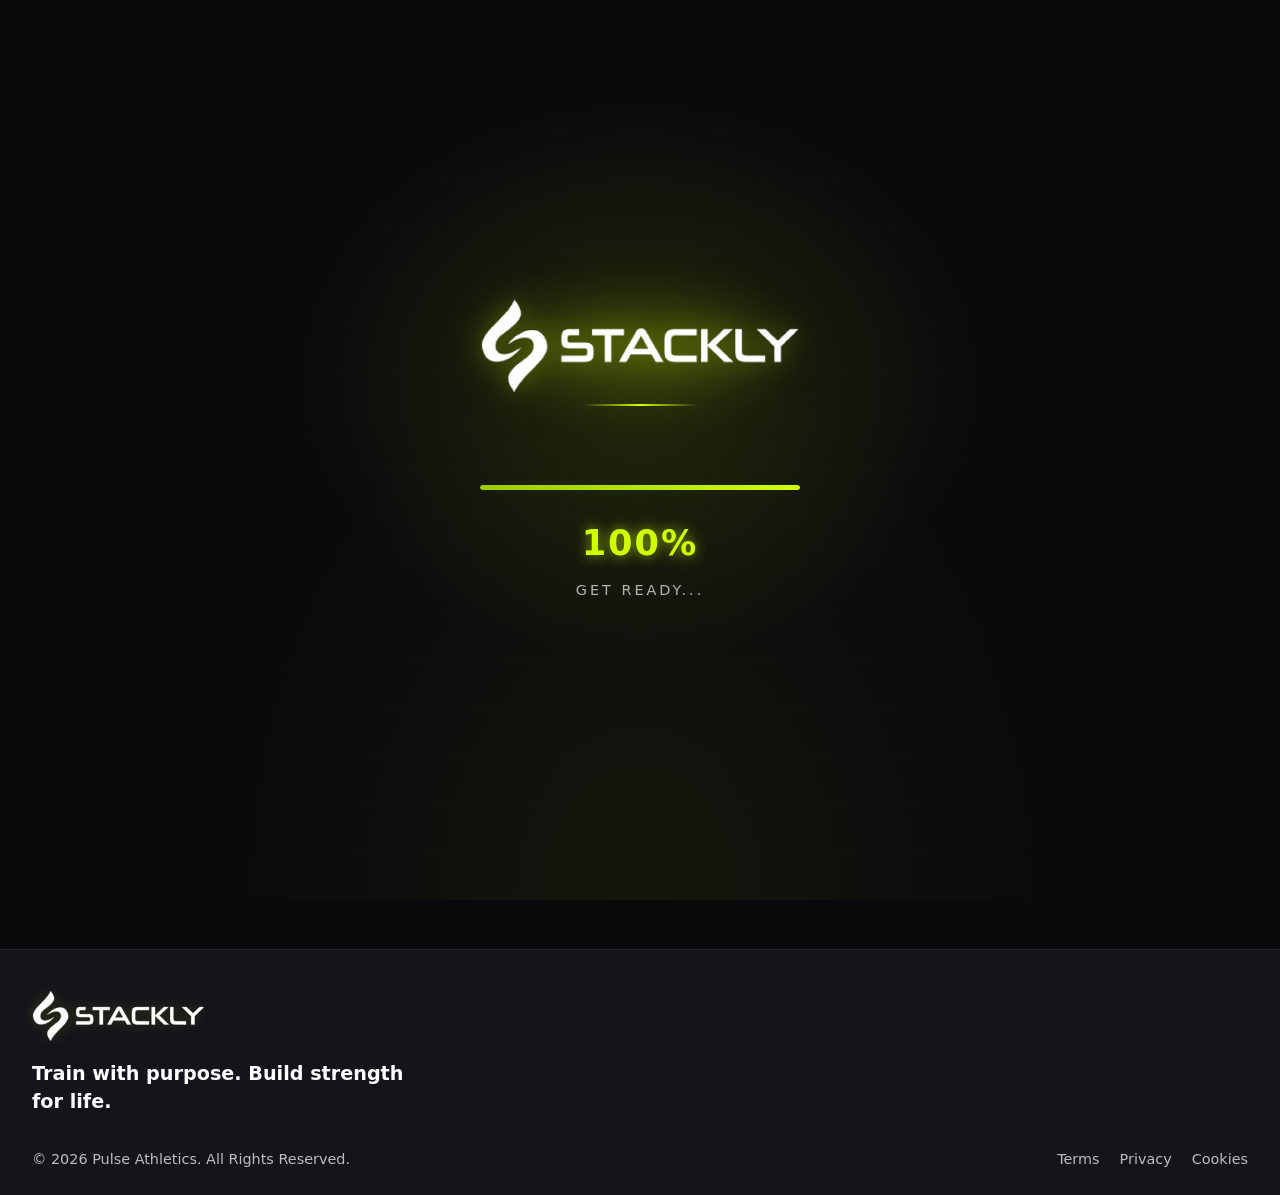
<file: login.html>
<!DOCTYPE html>
<html lang="en">
<head>
  <meta charset="UTF-8">
  <meta name="viewport" content="width=device-width, initial-scale=1.0">
  <title>Pulse Athletics | Login</title>
  <link rel="stylesheet" href="css/styles.css">
  <style>
    .auth-wrapper {
      min-height: 90vh;
      display: flex;
      align-items: center;
      justify-content: center;
      padding: 2rem;
    }
    .auth-card {
      background: var(--surface-slate);
      border: 1px solid var(--border-glass);
      border-radius: 20px;
      padding: 3rem;
      width: 100%;
      max-width: 480px;
    }
    .form-group {
      margin-bottom: 1.5rem;
    }
    .form-group label {
      display: block;
      font-size: 0.9rem;
      margin-bottom: 0.5rem;
      color: var(--text-muted);
    }
    .form-group input {
      width: 100%;
      padding: 0.8rem 1rem;
      background: var(--bg-void);
      border: 1px solid var(--border-glass);
      border-radius: 8px;
      color: var(--text-main);
      font-size: 1rem;
    }
    .form-group input:focus {
      outline: none;
      border-color: var(--accent-volt);
    }
  </style>
</head>
<body>
  <div id="preloader">
    <div class="loader-element"><img class="loader-logo" src="img/logo.webp" alt="Logo"></div>
    <div class="loader-pulse" aria-hidden="true">
      <svg viewBox="0 0 220 44" focusable="false">
        <path class="loader-pulse-line" pathLength="220" d="M2 22h48l10-1 8-8 9 22 10-34 11 22 8-1h28l8-1 9-8 9 16 10-8h28" />
      </svg>
    </div>
    <div class="loader-progress" role="progressbar" aria-label="Page loading" aria-valuemin="0" aria-valuemax="100" aria-valuenow="0"><span id="loading-progress"></span></div>
    <div class="loader-counter" id="loading-counter">0%</div>
    <div class="loader-text" id="loading-status">PREPARING YOUR ACCOUNT...</div>
  </div>
  <header>
    <div class="nav-container">
      <a href="index.html" class="logo-container">
        <img class="site-logo" src="img/logo.webp" alt="Logo">
      </a>
      <a href="index.html" class="btn btn-outline" style="background: var(--panel-gray); color: #000;">Back to Home</a>
    </div>
  </header>

  <div class="auth-wrapper">
    <div class="auth-card">
      <div style="display: flex; gap: 1rem; margin-bottom: 2rem; background: var(--bg-void); padding: 0.4rem; border-radius: 30px;">
        <a href="login.html" class="btn btn-primary" style="flex: 1; justify-content: center; background: var(--dark-pill);">Log in</a>
        <a href="signup.html" class="btn btn-outline" style="flex: 1; justify-content: center; background: transparent; color: var(--text-muted);">Sign up</a>
      </div>

      <h2 style="font-size: 2rem; margin-bottom: 0.5rem;">Welcome Back</h2>
      <p style="color: var(--text-muted); margin-bottom: 2rem;">Log in to continue to your account.</p>
      
      <form id="login-form" action="dashboard.html">
        <div class="form-group">
          <label>Email Address</label>
          <input type="email" placeholder="Enter Your Email" required>
        </div>
        <div class="form-group">
          <label>Password</label>
          <input type="password" placeholder="Enter Your Password" required>
        </div>
        <div style="display: flex; justify-content: space-between; align-items: center; margin-bottom: 1.5rem; font-size: 0.9rem;">
          <label style="display: flex; align-items: center; gap: 8px; color: var(--text-muted); cursor: pointer;">
            <input type="checkbox" style="accent-color: var(--accent-volt);"> Remember me
          </label>
          <a href="dashboard.html#faq" style="color: var(--accent-volt);">Password help</a>
        </div>
        <button type="submit" class="btn btn-primary" style="width: 100%; justify-content: center; padding: 0.9rem; background: var(--panel-gray); color: #000;">Login</button>
      </form>
      <p style="margin-top: 1.5rem; text-align: center; color: var(--text-muted); font-size: 0.9rem;">
        Don't have an account? <a href="signup.html" style="color: var(--accent-volt); font-weight: 600;">Sign up</a>
      </p>
    </div>
  </div>

  <footer class="auth-footer">
    <div class="auth-footer-brand">
      <img class="site-logo" src="img/logo.webp" alt="Logo">
      <p class="footer-quote">Train with purpose. Build strength for life.</p>
    </div>
    <div class="footer-bottom">
      <p class="footer-copyright">&copy; <span id="footer-year">2026</span> Pulse Athletics. All Rights Reserved.</p>
      <nav class="footer-legal" aria-label="Legal links">
        <a href="dashboard.html#terms">Terms</a>
        <a href="dashboard.html#privacy">Privacy</a>
        <a href="dashboard.html#cookies">Cookies</a>
      </nav>
    </div>
  </footer>

  <script src="js/main.js"></script>
</body>
</html>
</file>
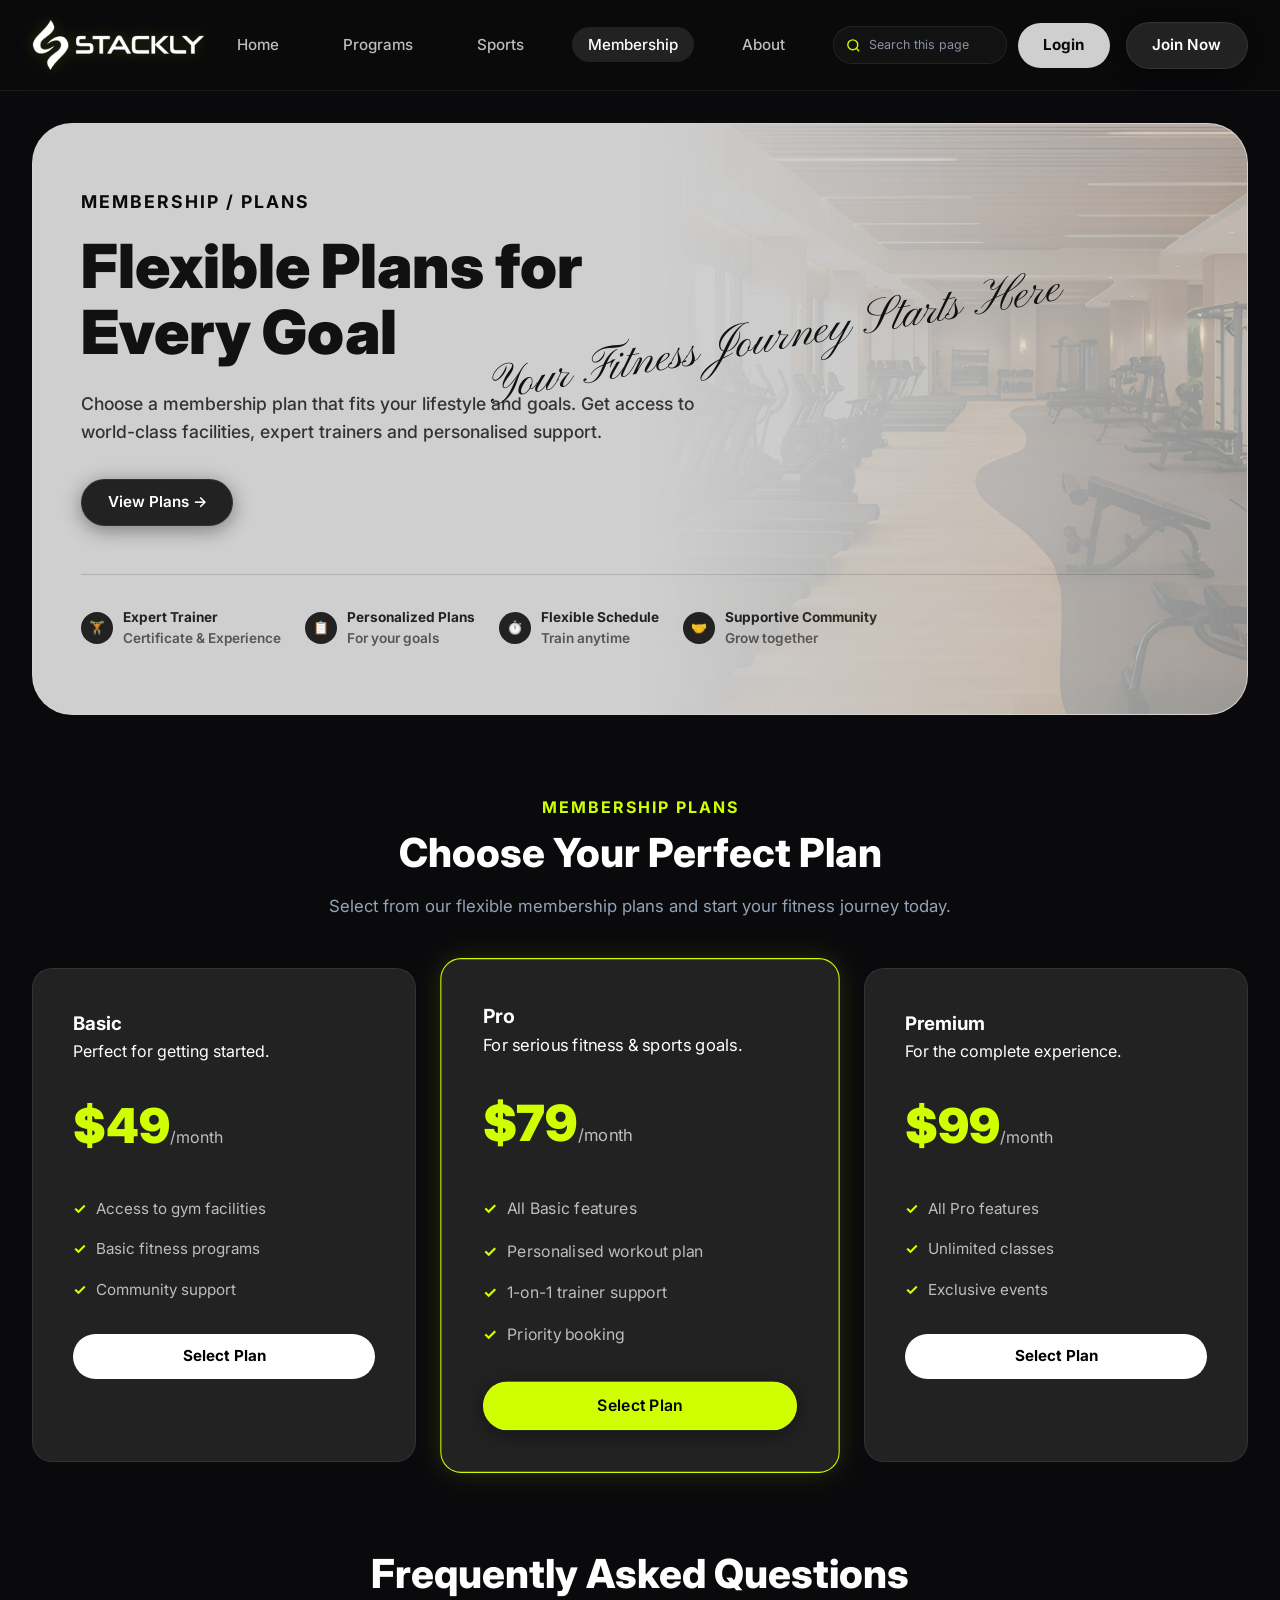
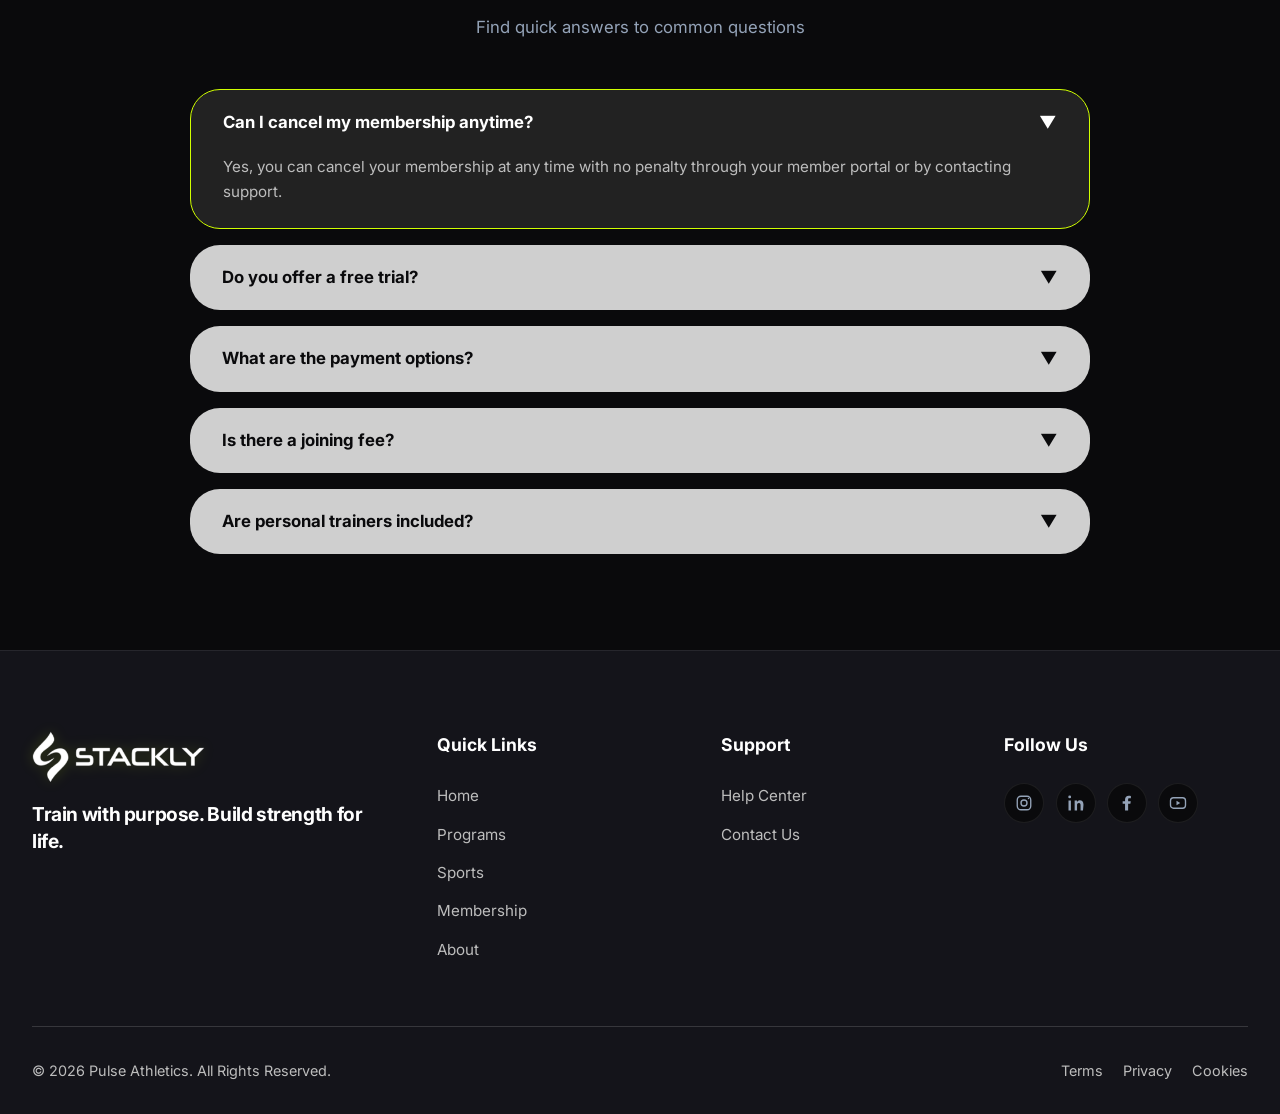
<file: membership.html>
<!DOCTYPE html>
<html lang="en">
<head>
  <meta charset="UTF-8">
  <meta name="viewport" content="width=device-width, initial-scale=1.0">
  <title>Pulse Athletics | Membership</title>
  <link rel="stylesheet" href="css/styles.css">
  <link href="https://fonts.googleapis.com/css2?family=Pinyon+Script&family=Inter:wght@400;500;600;700;800;900&display=swap" rel="stylesheet">
</head>
<body>
  <!-- Preloader -->
  <div id="preloader">
    <div class="loader-element"><img class="loader-logo" src="img/logo.webp" alt="Logo"></div>
    <div class="loader-pulse" aria-hidden="true">
      <svg viewBox="0 0 220 44" focusable="false">
        <path class="loader-pulse-line" pathLength="220" d="M2 22h48l10-1 8-8 9 22 10-34 11 22 8-1h28l8-1 9-8 9 16 10-8h28" />
      </svg>
    </div>
    <div class="loader-progress" role="progressbar" aria-label="Page loading" aria-valuemin="0" aria-valuemax="100" aria-valuenow="0"><span id="loading-progress"></span></div>
    <div class="loader-counter" id="loading-counter">0%</div>
    <div class="loader-text" id="loading-status">LOADING MEMBERSHIP...</div>
  </div>

  <header>
    <div class="nav-container">
      <a href="index.html" class="logo-container">
        <img class="site-logo" src="img/logo.webp" alt="Logo">
      </a>
      <ul class="nav-links">
        <li><a href="index.html">Home</a></li>
        <li><a href="programs.html">Programs</a></li>
        <li><a href="sports.html">Sports</a></li>
        <li><a href="membership.html" class="active">Membership</a></li>
        <li><a href="about.html">About</a></li>
        <li class="nav-search-item">
          <form class="nav-search" role="search">
            <button type="submit" aria-label="Search this page"><svg viewBox="0 0 24 24" fill="none" stroke="currentColor" stroke-width="2" aria-hidden="true"><circle cx="11" cy="11" r="7"></circle><path d="m20 20-4-4"></path></svg></button>
            <input type="search" name="q" placeholder="Search this page" aria-label="Search this page">
            <span class="nav-search-status" aria-live="polite"></span>
          </form>
        </li>
      </ul>
      <div class="nav-actions">
        <a href="login.html" class="btn btn-outline">Login</a>
        <a href="signup.html" class="btn btn-primary">Join Now</a>
      </div>
      <div class="hamburger"><span></span><span></span><span></span></div>
    </div>
  </header>

  <section class="hero-section">
    <div class="hero-banner">
      <div class="hero-content">
        <span class="hero-tag">MEMBERSHIP / PLANS</span>
        <h1>Flexible Plans for Every Goal</h1>
        <p>Choose a membership plan that fits your lifestyle and goals. Get access to world-class facilities, expert trainers and personalised support.</p>
        <a href="#plans-section" class="btn btn-primary" style="background: var(--dark-pill); color: #fff;">View Plans →</a>
      </div>
      <div class="script-tagline">Your Fitness Journey Starts Here</div>
      <div class="hero-features-bar">
        <div class="feature-pill"><div class="feature-icon-circle">🏋️</div><div><strong>Expert Trainer</strong><br><span style="color:#555">Certificate & Experience</span></div></div>
        <div class="feature-pill"><div class="feature-icon-circle">📋</div><div><strong>Personalized Plans</strong><br><span style="color:#555">For your goals</span></div></div>
        <div class="feature-pill"><div class="feature-icon-circle">⏱️</div><div><strong>Flexible Schedule</strong><br><span style="color:#555">Train anytime</span></div></div>
        <div class="feature-pill"><div class="feature-icon-circle">🤝</div><div><strong>Supportive Community</strong><br><span style="color:#555">Grow together</span></div></div>
      </div>
    </div>
  </section>

  <!-- Plans Section -->
  <section class="section-container" id="plans-section">
    <div class="section-header" style="text-align: center;">
      <span style="color: var(--accent-volt); text-transform: uppercase; font-weight: 700; letter-spacing: 2px;">MEMBERSHIP PLANS</span>
      <h2>Choose Your Perfect Plan</h2>
      <p>Select from our flexible membership plans and start your fitness journey today.</p>
    </div>
    <div class="pricing-grid">
      <div class="pricing-card">
        <div>
          <h3>Basic</h3>
          <p>Perfect for getting started.</p>
          <div class="price">$49<span>/month</span></div>
          <ul class="pricing-features">
            <li>Access to gym facilities</li>
            <li>Basic fitness programs</li>
            <li>Community support</li>
          </ul>
        </div>
        <a href="signup.html?plan=Basic" class="btn btn-outline" style="width: 100%; justify-content: center; background: #fff; color: #000;">Select Plan</a>
      </div>
      <div class="pricing-card emphasised">
        <div>
          <h3>Pro</h3>
          <p>For serious fitness & sports goals.</p>
          <div class="price">$79<span>/month</span></div>
          <ul class="pricing-features">
            <li>All Basic features</li>
            <li>Personalised workout plan</li>
            <li>1-on-1 trainer support</li>
            <li>Priority booking</li>
          </ul>
        </div>
        <a href="signup.html?plan=Pro" class="btn btn-primary" style="width: 100%; justify-content: center; background: var(--accent-volt); color: #000;">Select Plan</a>
      </div>
      <div class="pricing-card">
        <div>
          <h3>Premium</h3>
          <p>For the complete experience.</p>
          <div class="price">$99<span>/month</span></div>
          <ul class="pricing-features">
            <li>All Pro features</li>
            <li>Unlimited classes</li>
            <li>Exclusive events</li>
          </ul>
        </div>
        <a href="signup.html?plan=Premium" class="btn btn-outline" style="width: 100%; justify-content: center; background: #fff; color: #000;">Select Plan</a>
      </div>
    </div>
  </section>

  <!-- FAQ Section -->
  <section class="section-container">
    <div class="section-header" style="text-align: center;">
      <h2>Frequently Asked Questions</h2>
      <p>Find quick answers to common questions</p>
    </div>
    <div class="faq-container">
      <div class="faq-item active">
        <div class="faq-question">Can I cancel my membership anytime? <span>▼</span></div>
        <div class="faq-answer">Yes, you can cancel your membership at any time with no penalty through your member portal or by contacting support.</div>
      </div>
      <div class="faq-item">
        <div class="faq-question">Do you offer a free trial? <span>▼</span></div>
        <div class="faq-answer">Yes! We offer a 7-day free trial for new members to explore our facilities, classes, and expert trainers.</div>
      </div>
      <div class="faq-item">
        <div class="faq-question">What are the payment options? <span>▼</span></div>
        <div class="faq-answer">We accept all major credit cards, debit cards, UPI, and net banking for monthly and annual membership billing.</div>
      </div>
      <div class="faq-item">
        <div class="faq-question">Is there a joining fee? <span>▼</span></div>
        <div class="faq-answer">No, there are zero joining fees when you sign up for any of our standard membership plans.</div>
      </div>
      <div class="faq-item">
        <div class="faq-question">Are personal trainers included? <span>▼</span></div>
        <div class="faq-answer">Personal trainer support is included in Pro and Premium plans. Basic members can book sessions separately.</div>
      </div>
    </div>
  </section>

  <footer>
    <div class="footer-container">
      <div class="footer-brand">
        <img class="site-logo" src="img/logo.webp" alt="Logo">
        <p class="footer-quote">Train with purpose. Build strength for life.</p>
      </div>
      <div class="footer-links">
        <h4>Quick Links</h4>
        <ul>
          <li><a href="index.html">Home</a></li>
          <li><a href="programs.html">Programs</a></li>
          <li><a href="sports.html">Sports</a></li>
          <li><a href="membership.html">Membership</a></li>
          <li><a href="about.html">About</a></li>
        </ul>
      </div>
      <div class="footer-links">
        <h4>Support</h4>
        <ul>
          <li><a href="dashboard.html#faq">Help Center</a></li>
          <li><a href="dashboard.html#contact-support">Contact Us</a></li>
        </ul>
      </div>
      <div class="footer-links">
        <h4>Follow Us</h4>
        <div class="footer-socials">
          <a href="https://www.instagram.com/" target="_blank" rel="noopener noreferrer" aria-label="Instagram"><svg viewBox="0 0 24 24" fill="none" stroke="currentColor" stroke-width="1.8" aria-hidden="true"><rect x="3" y="3" width="18" height="18" rx="5"></rect><circle cx="12" cy="12" r="4"></circle><circle cx="18" cy="6" r="1" fill="currentColor" stroke="none"></circle></svg></a>
          <a href="https://www.linkedin.com/" target="_blank" rel="noopener noreferrer" aria-label="LinkedIn"><svg class="icon-solid" viewBox="0 0 24 24" aria-hidden="true"><path d="M5.2 8.6H2V22h3.2V8.6ZM3.6 2a1.9 1.9 0 1 0 0 3.8 1.9 1.9 0 0 0 0-3.8ZM22 14.3c0-4-2.1-5.9-4.9-5.9a4.2 4.2 0 0 0-3.8 2.1V8.6h-3.1V22h3.2v-6.6c0-1.7.3-3.4 2.5-3.4s2.2 2 2.2 3.5V22h3.2l.7-7.7Z"></path></svg></a>
          <a href="https://www.facebook.com/" target="_blank" rel="noopener noreferrer" aria-label="Facebook"><svg class="icon-solid" viewBox="0 0 24 24" aria-hidden="true"><path d="M13.5 22v-9h3l.5-3.5h-3.5V7.3c0-1 .3-1.7 1.8-1.7h1.9V2.5c-.9-.1-1.9-.2-2.9-.2-2.9 0-4.9 1.8-4.9 5v2.2H6.2V13h3.2v9h4.1Z"></path></svg></a>
          <a href="https://www.youtube.com/" target="_blank" rel="noopener noreferrer" aria-label="YouTube"><svg viewBox="0 0 24 24" fill="none" stroke="currentColor" stroke-width="1.8" aria-hidden="true"><rect x="2" y="5" width="20" height="14" rx="4"></rect><path d="m10 9 5 3-5 3z" fill="currentColor" stroke="none"></path></svg></a>
        </div>
      </div>
    </div>
    <div class="footer-bottom">
      <p class="footer-copyright">&copy; <span id="footer-year">2026</span> Pulse Athletics. All Rights Reserved.</p>
      <nav class="footer-legal" aria-label="Legal links">
        <a href="dashboard.html#terms">Terms</a>
        <a href="dashboard.html#privacy">Privacy</a>
        <a href="dashboard.html#cookies">Cookies</a>
      </nav>
    </div>
  </footer>

  <script src="js/main.js"></script>
</body>
</html>
</file>
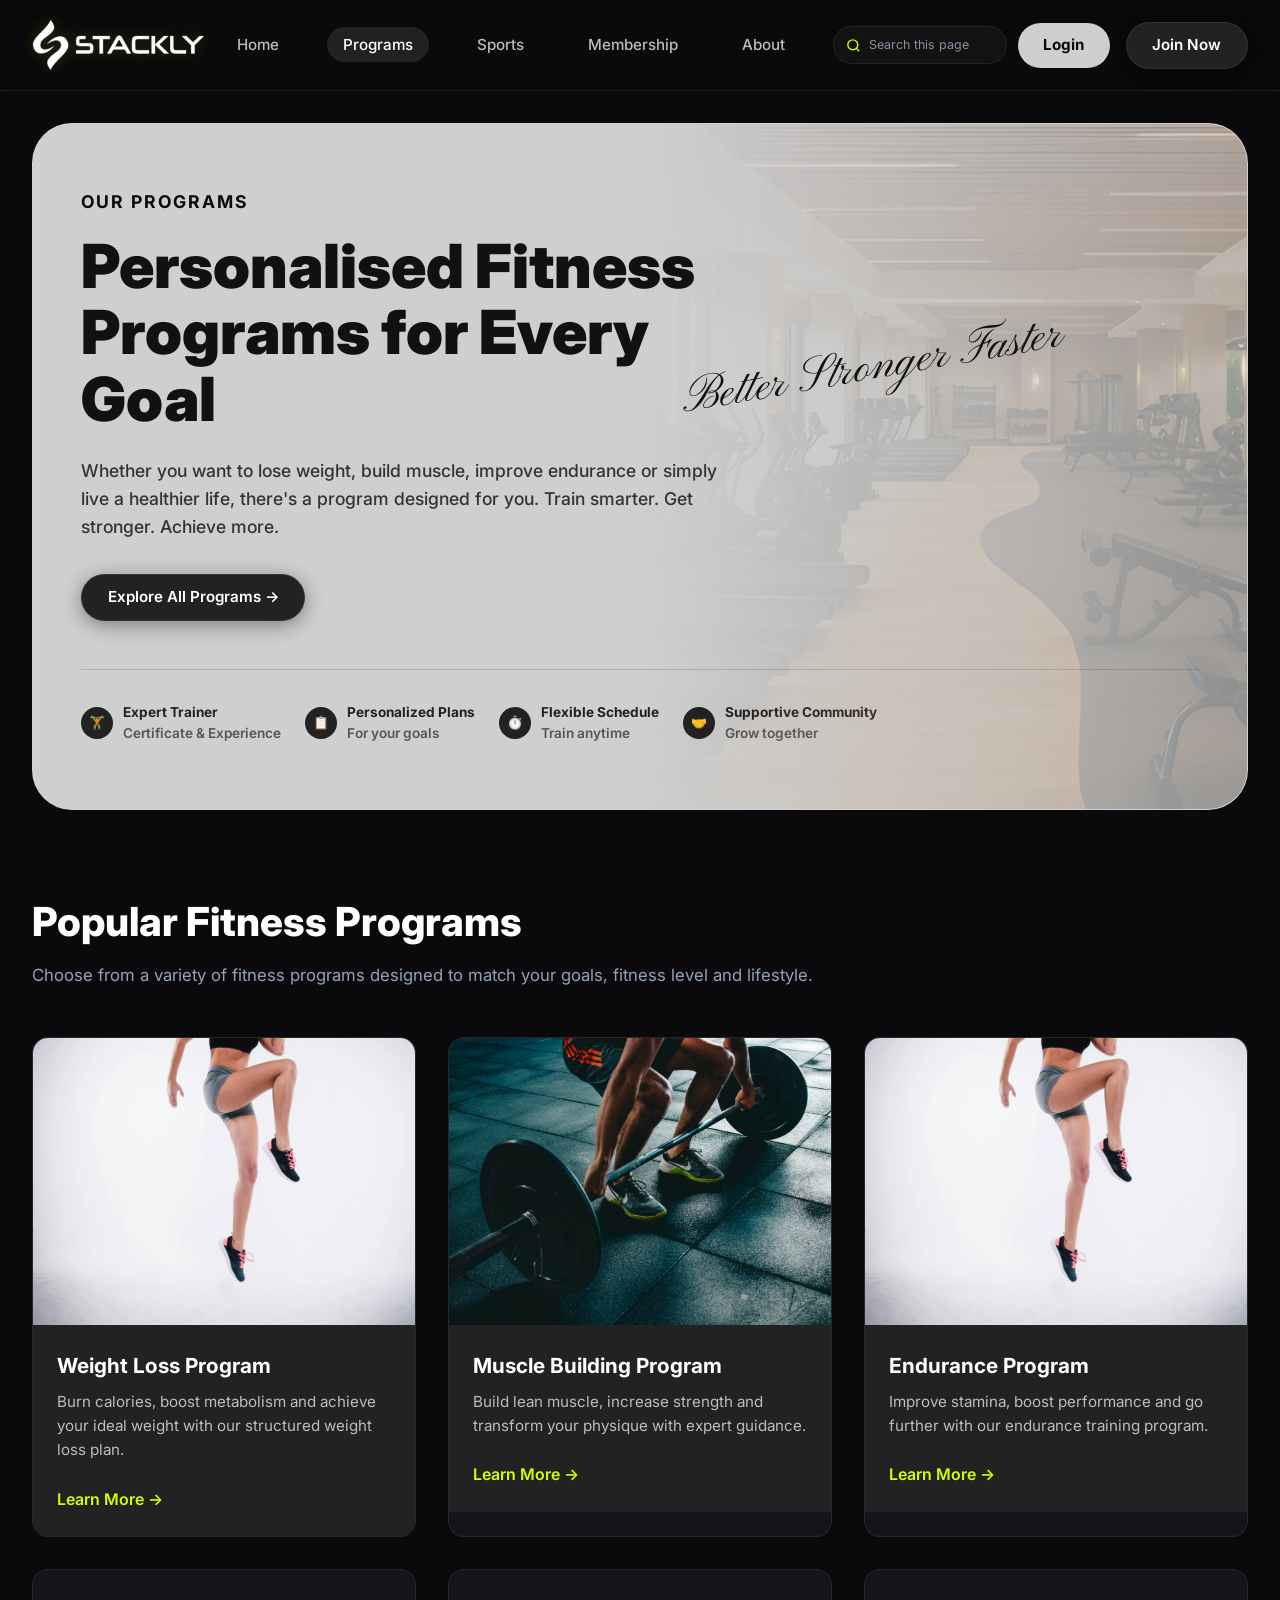
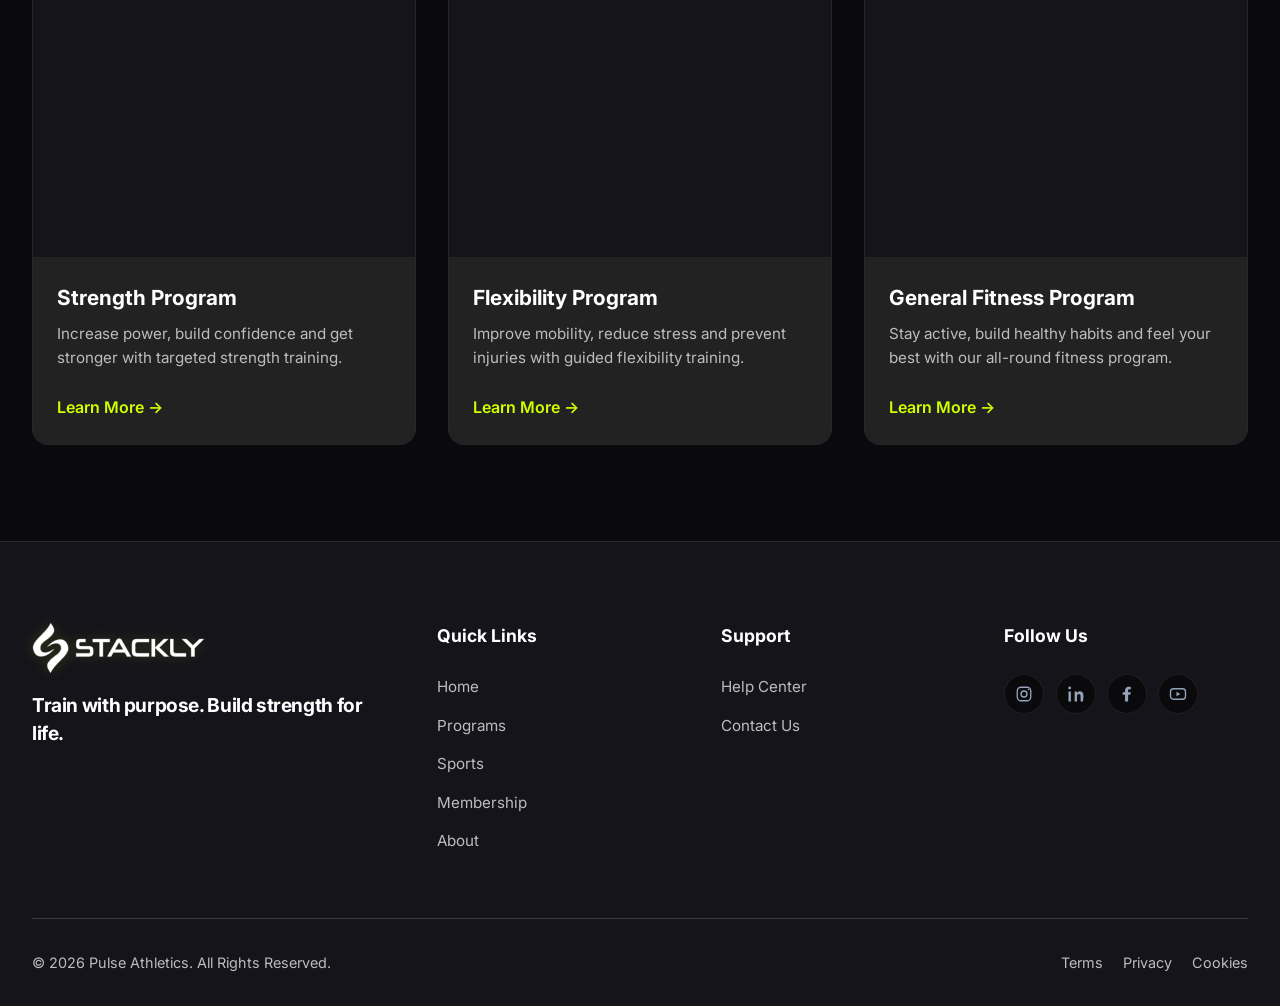
<file: programs.html>
<!DOCTYPE html>
<html lang="en">
<head>
  <meta charset="UTF-8">
  <meta name="viewport" content="width=device-width, initial-scale=1.0">
  <title>Pulse Athletics | Programs</title>
  <link rel="stylesheet" href="css/styles.css">
  <link href="https://fonts.googleapis.com/css2?family=Pinyon+Script&family=Inter:wght@400;500;600;700;800;900&display=swap" rel="stylesheet">
</head>
<body>
  <!-- Preloader -->
  <div id="preloader">
    <div class="loader-element"><img class="loader-logo" src="img/logo.webp" alt="Logo"></div>
    <div class="loader-pulse" aria-hidden="true">
      <svg viewBox="0 0 220 44" focusable="false">
        <path class="loader-pulse-line" pathLength="220" d="M2 22h48l10-1 8-8 9 22 10-34 11 22 8-1h28l8-1 9-8 9 16 10-8h28" />
      </svg>
    </div>
    <div class="loader-progress" role="progressbar" aria-label="Page loading" aria-valuemin="0" aria-valuemax="100" aria-valuenow="0"><span id="loading-progress"></span></div>
    <div class="loader-counter" id="loading-counter">0%</div>
    <div class="loader-text" id="loading-status">LOADING PROGRAMS...</div>
  </div>

  <header>
    <div class="nav-container">
      <a href="index.html" class="logo-container">
        <img class="site-logo" src="img/logo.webp" alt="Logo">
      </a>
      <ul class="nav-links">
        <li><a href="index.html">Home</a></li>
        <li><a href="programs.html" class="active">Programs</a></li>
        <li><a href="sports.html">Sports</a></li>
        <li><a href="membership.html">Membership</a></li>
        <li><a href="about.html">About</a></li>
        <li class="nav-search-item">
          <form class="nav-search" role="search">
            <button type="submit" aria-label="Search this page"><svg viewBox="0 0 24 24" fill="none" stroke="currentColor" stroke-width="2" aria-hidden="true"><circle cx="11" cy="11" r="7"></circle><path d="m20 20-4-4"></path></svg></button>
            <input type="search" name="q" placeholder="Search this page" aria-label="Search this page">
            <span class="nav-search-status" aria-live="polite"></span>
          </form>
        </li>
      </ul>
      <div class="nav-actions">
        <a href="login.html" class="btn btn-outline">Login</a>
        <a href="signup.html" class="btn btn-primary">Join Now</a>
      </div>
      <div class="hamburger"><span></span><span></span><span></span></div>
    </div>
  </header>

  <section class="hero-section">
    <div class="hero-banner">
      <div class="hero-content">
        <span class="hero-tag">OUR PROGRAMS</span>
        <h1>Personalised Fitness Programs for Every Goal</h1>
        <p>Whether you want to lose weight, build muscle, improve endurance or simply live a healthier life, there's a program designed for you. Train smarter. Get stronger. Achieve more.</p>
        <a href="#grid-section" class="btn btn-primary" style="background: var(--dark-pill); color: #fff;">Explore All Programs →</a>
      </div>
      <div class="script-tagline">Better Stronger Faster</div>
      <div class="hero-features-bar">
        <div class="feature-pill"><div class="feature-icon-circle">🏋️</div><div><strong>Expert Trainer</strong><br><span style="color:#555">Certificate & Experience</span></div></div>
        <div class="feature-pill"><div class="feature-icon-circle">📋</div><div><strong>Personalized Plans</strong><br><span style="color:#555">For your goals</span></div></div>
        <div class="feature-pill"><div class="feature-icon-circle">⏱️</div><div><strong>Flexible Schedule</strong><br><span style="color:#555">Train anytime</span></div></div>
        <div class="feature-pill"><div class="feature-icon-circle">🤝</div><div><strong>Supportive Community</strong><br><span style="color:#555">Grow together</span></div></div>
      </div>
    </div>
  </section>

  <!-- Featured Programs Grid -->
  <section class="section-container" id="grid-section">
    <div class="section-header">
      <h2>Popular Fitness Programs</h2>
      <p>Choose from a variety of fitness programs designed to match your goals, fitness level and lifestyle.</p>
    </div>
    <div class="grid-3">
      <div class="card">
        <img src="img/clem-onojeghuo-n6gnCa77Urc-unsplash.webp" class="card-img" alt="Athlete training for weight management" loading="lazy" decoding="async">
        <div class="card-body">
          <h3>Weight Loss Program</h3>
          <p>Burn calories, boost metabolism and achieve your ideal weight with our structured weight loss plan.</p>
          <a href="signup.html" style="color: var(--accent-volt); font-weight: 600;">Learn More →</a>
        </div>
      </div>
      <div class="card">
        <img src="img/victor-freitas-WvDYdXDzkhs-unsplash.webp" class="card-img" alt="Athlete strength training with free weights" loading="lazy" decoding="async">
        <div class="card-body">
          <h3>Muscle Building Program</h3>
          <p>Build lean muscle, increase strength and transform your physique with expert guidance.</p>
          <a href="signup.html" style="color: var(--accent-volt); font-weight: 600;">Learn More →</a>
        </div>
      </div>
      <div class="card">
        <img src="img/clem-onojeghuo-n6gnCa77Urc-unsplash.webp" class="card-img" alt="Runner working through an endurance workout" loading="lazy" decoding="async">
        <div class="card-body">
          <h3>Endurance Program</h3>
          <p>Improve stamina, boost performance and go further with our endurance training program.</p>
          <a href="signup.html" style="color: var(--accent-volt); font-weight: 600;">Learn More →</a>
        </div>
      </div>
      <div class="card">
        <img src="img/andrew-valdivia-lJpkdx-bNc0-unsplash.webp" class="card-img" alt="Athlete training with a loaded barbell" loading="lazy" decoding="async">
        <div class="card-body">
          <h3>Strength Program</h3>
          <p>Increase power, build confidence and get stronger with targeted strength training.</p>
          <a href="signup.html" style="color: var(--accent-volt); font-weight: 600;">Learn More →</a>
        </div>
      </div>
      <div class="card">
        <img src="img/logan-weaver-lgnwvr-u76Gd0hP5w4-unsplash.webp" class="card-img" alt="Athletes practicing a flexibility and mobility routine" loading="lazy" decoding="async">
        <div class="card-body">
          <h3>Flexibility Program</h3>
          <p>Improve mobility, reduce stress and prevent injuries with guided flexibility training.</p>
          <a href="signup.html" style="color: var(--accent-volt); font-weight: 600;">Learn More →</a>
        </div>
      </div>
      <div class="card">
        <img src="img/bruce-mars-gJtDg6WfMlQ-unsplash.webp" class="card-img" alt="Group fitness training session" loading="lazy" decoding="async">
        <div class="card-body">
          <h3>General Fitness Program</h3>
          <p>Stay active, build healthy habits and feel your best with our all-round fitness program.</p>
          <a href="signup.html" style="color: var(--accent-volt); font-weight: 600;">Learn More →</a>
        </div>
      </div>
    </div>
  </section>

  <footer>
    <div class="footer-container">
      <div class="footer-brand">
        <img class="site-logo" src="img/logo.webp" alt="Logo">
        <p class="footer-quote">Train with purpose. Build strength for life.</p>
      </div>
      <div class="footer-links">
        <h4>Quick Links</h4>
        <ul>
          <li><a href="index.html">Home</a></li>
          <li><a href="programs.html">Programs</a></li>
          <li><a href="sports.html">Sports</a></li>
          <li><a href="membership.html">Membership</a></li>
          <li><a href="about.html">About</a></li>
        </ul>
      </div>
      <div class="footer-links">
        <h4>Support</h4>
        <ul>
          <li><a href="dashboard.html#faq">Help Center</a></li>
          <li><a href="dashboard.html#contact-support">Contact Us</a></li>
        </ul>
      </div>
      <div class="footer-links">
        <h4>Follow Us</h4>
        <div class="footer-socials">
          <a href="https://www.instagram.com/" target="_blank" rel="noopener noreferrer" aria-label="Instagram"><svg viewBox="0 0 24 24" fill="none" stroke="currentColor" stroke-width="1.8" aria-hidden="true"><rect x="3" y="3" width="18" height="18" rx="5"></rect><circle cx="12" cy="12" r="4"></circle><circle cx="18" cy="6" r="1" fill="currentColor" stroke="none"></circle></svg></a>
          <a href="https://www.linkedin.com/" target="_blank" rel="noopener noreferrer" aria-label="LinkedIn"><svg class="icon-solid" viewBox="0 0 24 24" aria-hidden="true"><path d="M5.2 8.6H2V22h3.2V8.6ZM3.6 2a1.9 1.9 0 1 0 0 3.8 1.9 1.9 0 0 0 0-3.8ZM22 14.3c0-4-2.1-5.9-4.9-5.9a4.2 4.2 0 0 0-3.8 2.1V8.6h-3.1V22h3.2v-6.6c0-1.7.3-3.4 2.5-3.4s2.2 2 2.2 3.5V22h3.2l.7-7.7Z"></path></svg></a>
          <a href="https://www.facebook.com/" target="_blank" rel="noopener noreferrer" aria-label="Facebook"><svg class="icon-solid" viewBox="0 0 24 24" aria-hidden="true"><path d="M13.5 22v-9h3l.5-3.5h-3.5V7.3c0-1 .3-1.7 1.8-1.7h1.9V2.5c-.9-.1-1.9-.2-2.9-.2-2.9 0-4.9 1.8-4.9 5v2.2H6.2V13h3.2v9h4.1Z"></path></svg></a>
          <a href="https://www.youtube.com/" target="_blank" rel="noopener noreferrer" aria-label="YouTube"><svg viewBox="0 0 24 24" fill="none" stroke="currentColor" stroke-width="1.8" aria-hidden="true"><rect x="2" y="5" width="20" height="14" rx="4"></rect><path d="m10 9 5 3-5 3z" fill="currentColor" stroke="none"></path></svg></a>
        </div>
      </div>
    </div>
    <div class="footer-bottom">
      <p class="footer-copyright">&copy; <span id="footer-year">2026</span> Pulse Athletics. All Rights Reserved.</p>
      <nav class="footer-legal" aria-label="Legal links">
        <a href="dashboard.html#terms">Terms</a>
        <a href="dashboard.html#privacy">Privacy</a>
        <a href="dashboard.html#cookies">Cookies</a>
      </nav>
    </div>
  </footer>

  <script src="js/main.js"></script>
</body>
</html>
</file>
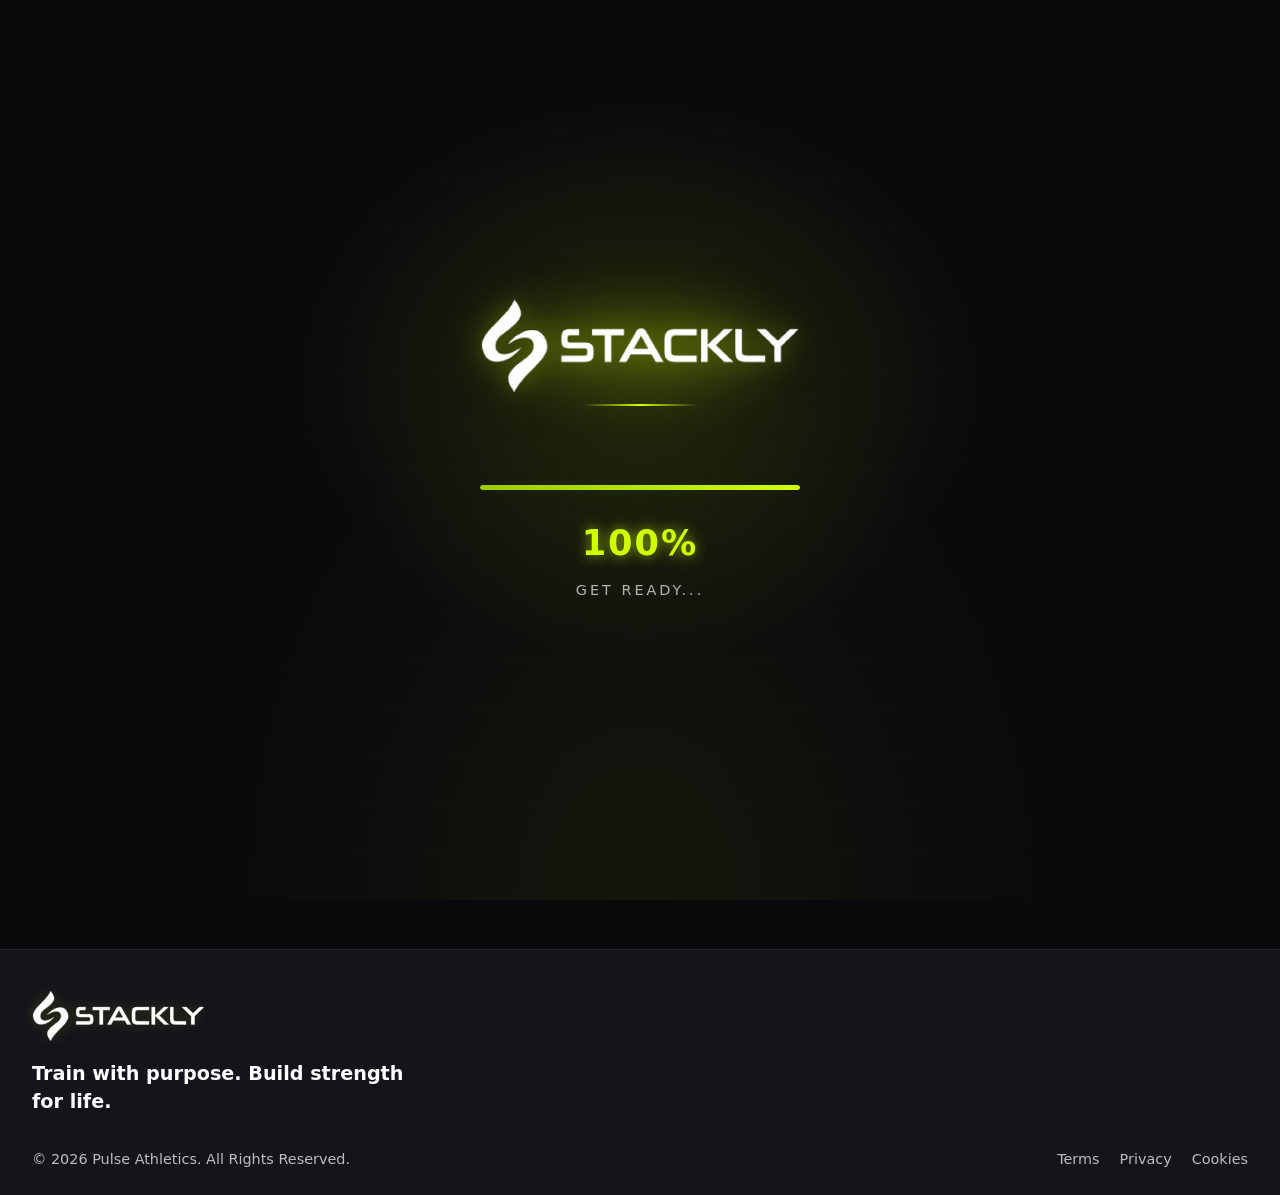
<file: signup.html>
<!DOCTYPE html>
<html lang="en">
<head>
  <meta charset="UTF-8">
  <meta name="viewport" content="width=device-width, initial-scale=1.0">
  <title>Pulse Athletics | Sign Up</title>
  <link rel="stylesheet" href="css/styles.css">
  <style>
    .auth-wrapper {
      min-height: 90vh;
      display: flex;
      align-items: center;
      justify-content: center;
      padding: 2rem;
    }
    .auth-card {
      background: var(--surface-slate);
      border: 1px solid var(--border-glass);
      border-radius: 20px;
      padding: 3rem;
      width: 100%;
      max-width: 480px;
    }
    .form-group {
      margin-bottom: 1.2rem;
    }
    .form-group label {
      display: block;
      font-size: 0.9rem;
      margin-bottom: 0.4rem;
      color: var(--text-muted);
    }
    .form-group input {
      width: 100%;
      padding: 0.75rem 1rem;
      background: var(--bg-void);
      border: 1px solid var(--border-glass);
      border-radius: 8px;
      color: var(--text-main);
      font-size: 0.95rem;
    }
    .form-group input:focus {
      outline: none;
      border-color: var(--accent-volt);
    }
  </style>
</head>
<body>
  <div id="preloader">
    <div class="loader-element"><img class="loader-logo" src="img/logo.webp" alt="Logo"></div>
    <div class="loader-pulse" aria-hidden="true">
      <svg viewBox="0 0 220 44" focusable="false">
        <path class="loader-pulse-line" pathLength="220" d="M2 22h48l10-1 8-8 9 22 10-34 11 22 8-1h28l8-1 9-8 9 16 10-8h28" />
      </svg>
    </div>
    <div class="loader-progress" role="progressbar" aria-label="Page loading" aria-valuemin="0" aria-valuemax="100" aria-valuenow="0"><span id="loading-progress"></span></div>
    <div class="loader-counter" id="loading-counter">0%</div>
    <div class="loader-text" id="loading-status">PREPARING YOUR ACCOUNT...</div>
  </div>
  <header>
    <div class="nav-container">
      <a href="index.html" class="logo-container">
        <img class="site-logo" src="img/logo.webp" alt="Logo">
      </a>
      <a href="index.html" class="btn btn-outline" style="background: var(--panel-gray); color: #000;">Back to Home</a>
    </div>
  </header>

  <div class="auth-wrapper">
    <div class="auth-card">
      <div style="display: flex; gap: 1rem; margin-bottom: 2rem; background: var(--bg-void); padding: 0.4rem; border-radius: 30px;">
        <a href="signup.html" class="btn btn-primary" style="flex: 1; justify-content: center; background: var(--dark-pill);">Sign up</a>
        <a href="login.html" class="btn btn-outline" style="flex: 1; justify-content: center; background: transparent; color: var(--text-muted);">Log in</a>
      </div>

      <div id="plan-chip" style="display: none; background: rgba(208, 255, 0, 0.1); border: 1px solid var(--accent-volt); padding: 0.5rem 1rem; border-radius: 8px; margin-bottom: 1.5rem; color: var(--accent-volt); font-size: 0.9rem; font-weight: 600;">
        Selected Plan: <span id="plan-name">Pro</span>
      </div>

      <h2 style="font-size: 2rem; margin-bottom: 0.5rem;">Create Your Account</h2>
      <p style="color: var(--text-muted); margin-bottom: 2rem;">Sign up to get started with your fitness journey.</p>
      
      <form id="signup-form" action="dashboard.html">
        <div class="grid-2" style="gap: 1rem;">
          <div class="form-group">
            <label>First Name</label>
            <input type="text" placeholder="First Name" required>
          </div>
          <div class="form-group">
            <label>Last Name</label>
            <input type="text" placeholder="Last Name" required>
          </div>
        </div>
        <div class="form-group">
          <label>Email Address</label>
          <input type="email" placeholder="name@organization.com" required>
        </div>
        <div class="form-group">
          <label>Password</label>
          <input type="password" placeholder="At least 8 characters" required>
        </div>
        <div style="margin-bottom: 1.5rem; font-size: 0.9rem;">
          <label style="display: flex; align-items: center; gap: 8px; color: var(--text-muted); cursor: pointer;">
            <input type="checkbox" required style="accent-color: var(--accent-volt);"> I agree to <a href="dashboard.html#terms" style="color: var(--accent-volt);">Terms & Conditions</a>
          </label>
        </div>
        <button type="submit" class="btn btn-primary" style="width: 100%; justify-content: center; padding: 0.9rem; background: var(--dark-pill); color: #fff;">Create Account</button>
      </form>
      <p style="margin-top: 1.5rem; text-align: center; color: var(--text-muted); font-size: 0.9rem;">
        Already have an account? <a href="login.html" style="color: var(--accent-volt); font-weight: 600;">Login</a>
      </p>
    </div>
  </div>

  <footer class="auth-footer">
    <div class="auth-footer-brand">
      <img class="site-logo" src="img/logo.webp" alt="Logo">
      <p class="footer-quote">Train with purpose. Build strength for life.</p>
    </div>
    <div class="footer-bottom">
      <p class="footer-copyright">&copy; <span id="footer-year">2026</span> Pulse Athletics. All Rights Reserved.</p>
      <nav class="footer-legal" aria-label="Legal links">
        <a href="dashboard.html#terms">Terms</a>
        <a href="dashboard.html#privacy">Privacy</a>
        <a href="dashboard.html#cookies">Cookies</a>
      </nav>
    </div>
  </footer>

  <script>
    const urlParams = new URLSearchParams(window.location.search);
    const plan = urlParams.get('plan');
    if (plan) {
      document.getElementById('plan-chip').style.display = 'block';
      document.getElementById('plan-name').textContent = plan;
    }
  </script>
  <script src="js/main.js"></script>
</body>
</html>
</file>
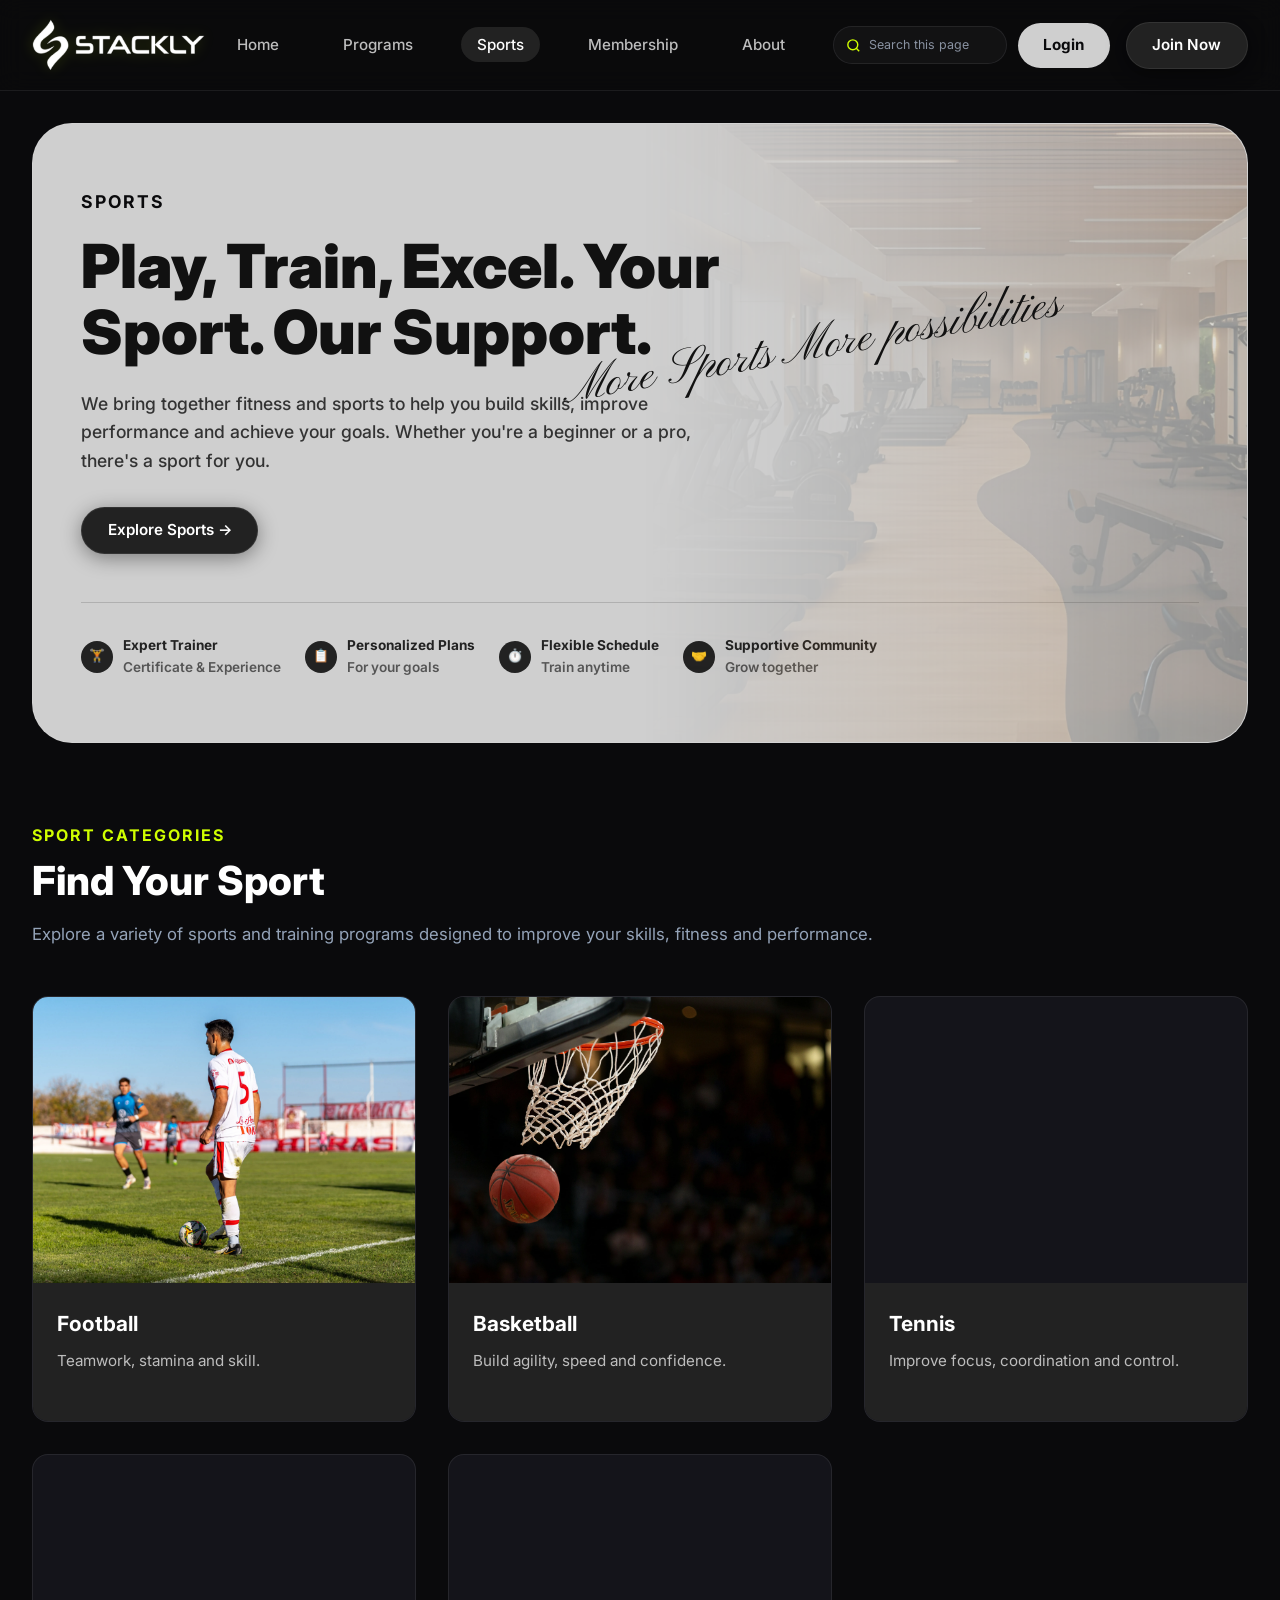
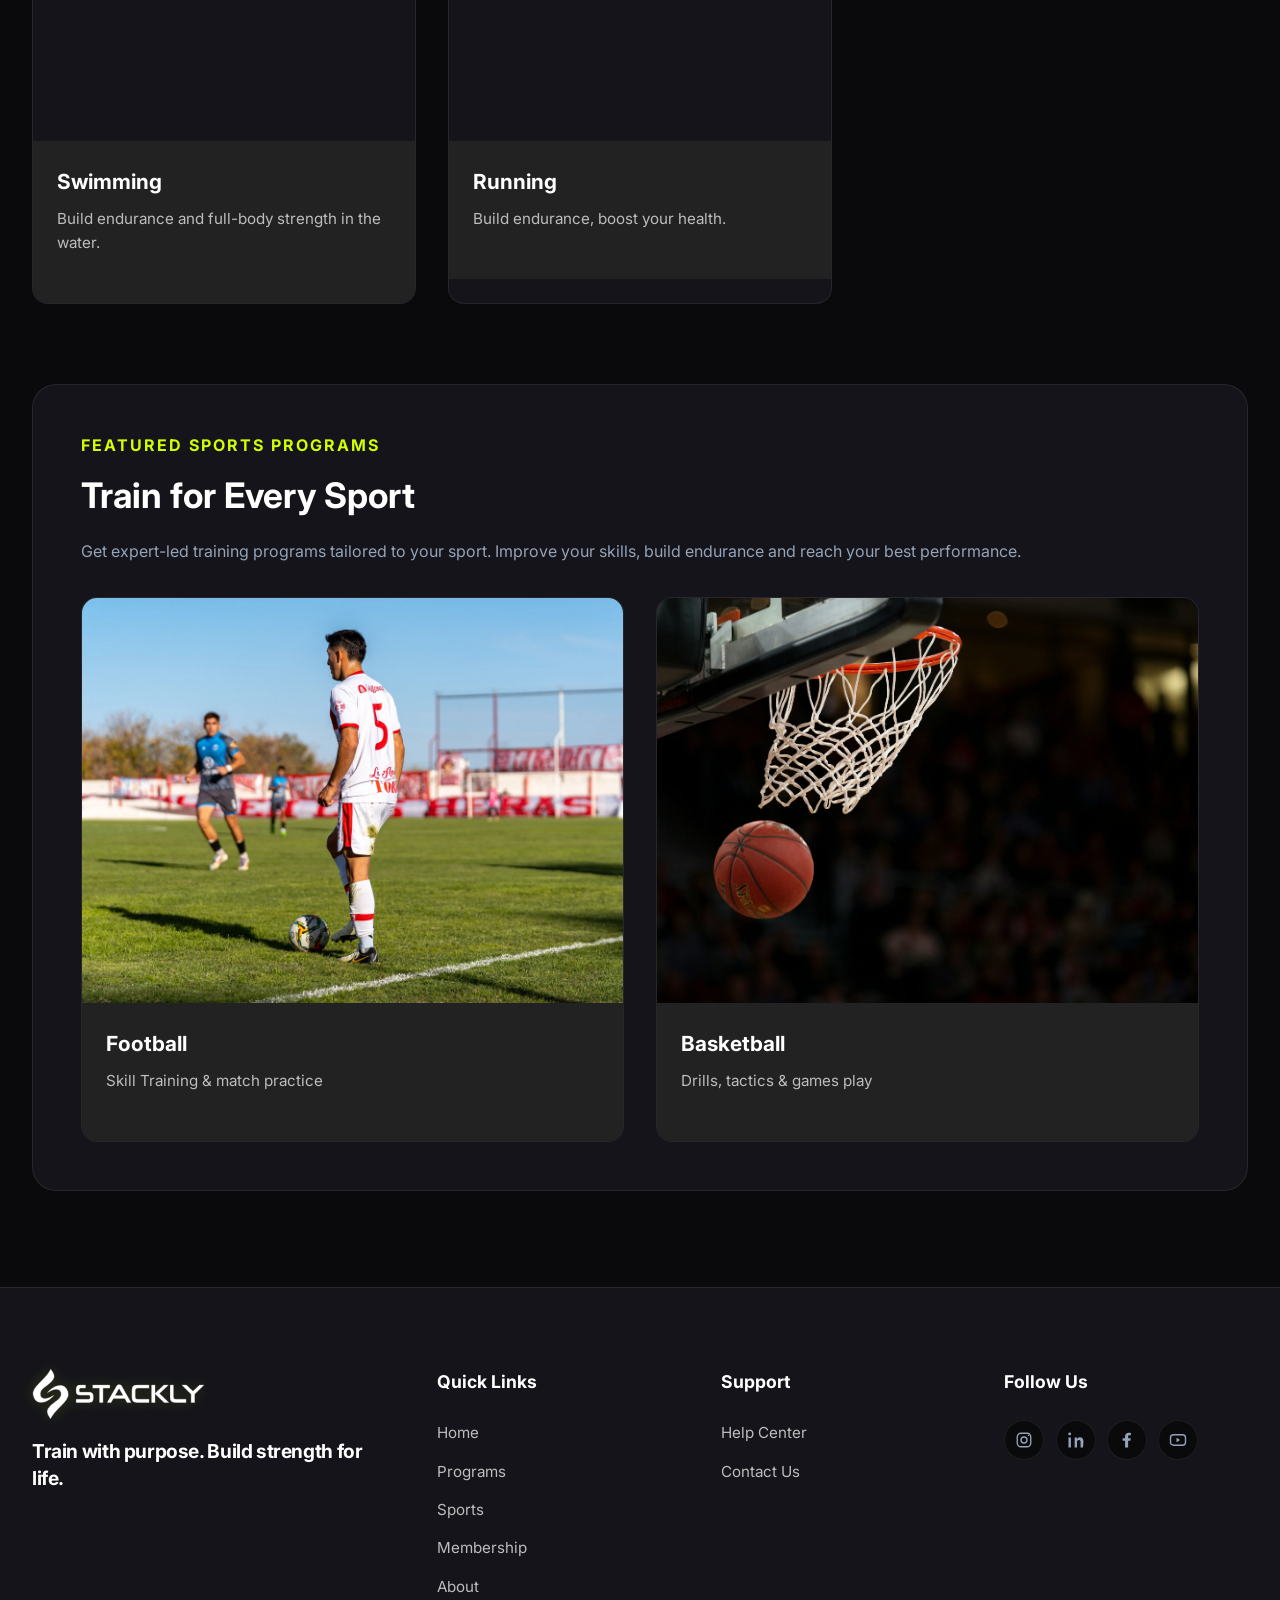
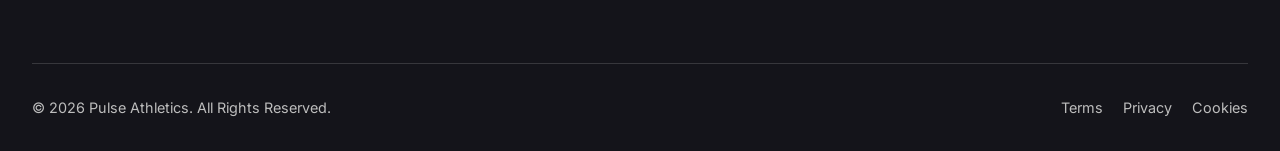
<file: sports.html>
<!DOCTYPE html>
<html lang="en">
<head>
  <meta charset="UTF-8">
  <meta name="viewport" content="width=device-width, initial-scale=1.0">
  <title>Pulse Athletics | Sports Arena</title>
  <link rel="stylesheet" href="css/styles.css">
  <link href="https://fonts.googleapis.com/css2?family=Pinyon+Script&family=Inter:wght@400;500;600;700;800;900&display=swap" rel="stylesheet">
</head>
<body>
  <!-- Preloader -->
  <div id="preloader">
    <div class="loader-element"><img class="loader-logo" src="img/logo.webp" alt="Logo"></div>
    <div class="loader-pulse" aria-hidden="true">
      <svg viewBox="0 0 220 44" focusable="false">
        <path class="loader-pulse-line" pathLength="220" d="M2 22h48l10-1 8-8 9 22 10-34 11 22 8-1h28l8-1 9-8 9 16 10-8h28" />
      </svg>
    </div>
    <div class="loader-progress" role="progressbar" aria-label="Page loading" aria-valuemin="0" aria-valuemax="100" aria-valuenow="0"><span id="loading-progress"></span></div>
    <div class="loader-counter" id="loading-counter">0%</div>
    <div class="loader-text" id="loading-status">LOADING SPORTS...</div>
  </div>

  <header>
    <div class="nav-container">
      <a href="index.html" class="logo-container">
        <img class="site-logo" src="img/logo.webp" alt="Logo">
      </a>
      <ul class="nav-links">
        <li><a href="index.html">Home</a></li>
        <li><a href="programs.html">Programs</a></li>
        <li><a href="sports.html" class="active">Sports</a></li>
        <li><a href="membership.html">Membership</a></li>
        <li><a href="about.html">About</a></li>
        <li class="nav-search-item">
          <form class="nav-search" role="search">
            <button type="submit" aria-label="Search this page"><svg viewBox="0 0 24 24" fill="none" stroke="currentColor" stroke-width="2" aria-hidden="true"><circle cx="11" cy="11" r="7"></circle><path d="m20 20-4-4"></path></svg></button>
            <input type="search" name="q" placeholder="Search this page" aria-label="Search this page">
            <span class="nav-search-status" aria-live="polite"></span>
          </form>
        </li>
      </ul>
      <div class="nav-actions">
        <a href="login.html" class="btn btn-outline">Login</a>
        <a href="signup.html" class="btn btn-primary">Join Now</a>
      </div>
      <div class="hamburger"><span></span><span></span><span></span></div>
    </div>
  </header>

  <section class="hero-section">
    <div class="hero-banner">
      <div class="hero-content">
        <span class="hero-tag">SPORTS</span>
        <h1>Play, Train, Excel. Your Sport. Our Support.</h1>
        <p>We bring together fitness and sports to help you build skills, improve performance and achieve your goals. Whether you're a beginner or a pro, there's a sport for you.</p>
        <a href="#sports-grid" class="btn btn-primary" style="background: var(--dark-pill); color: #fff;">Explore Sports →</a>
      </div>
      <div class="script-tagline">More Sports More possibilities</div>
      <div class="hero-features-bar">
        <div class="feature-pill"><div class="feature-icon-circle">🏋️</div><div><strong>Expert Trainer</strong><br><span style="color:#555">Certificate & Experience</span></div></div>
        <div class="feature-pill"><div class="feature-icon-circle">📋</div><div><strong>Personalized Plans</strong><br><span style="color:#555">For your goals</span></div></div>
        <div class="feature-pill"><div class="feature-icon-circle">⏱️</div><div><strong>Flexible Schedule</strong><br><span style="color:#555">Train anytime</span></div></div>
        <div class="feature-pill"><div class="feature-icon-circle">🤝</div><div><strong>Supportive Community</strong><br><span style="color:#555">Grow together</span></div></div>
      </div>
    </div>
  </section>

  <!-- Sport Categories -->
  <section class="section-container" id="sports-grid">
    <div class="section-header">
      <span style="color: var(--accent-volt); text-transform: uppercase; font-weight: 700; letter-spacing: 2px;">SPORT CATEGORIES</span>
      <h2>Find Your Sport</h2>
      <p>Explore a variety of sports and training programs designed to improve your skills, fitness and performance.</p>
    </div>
    <div class="grid-3">
      <div class="card">
        <img src="img/pexels-franco-monsalvo-252430633-32179310.webp" class="card-img" alt="Football match on a green pitch" loading="lazy" decoding="async">
        <div class="card-body">
          <h3>Football</h3>
          <p>Teamwork, stamina and skill.</p>
        </div>
      </div>
      <div class="card">
        <img src="img/markus-spiske-BfphcCvhl6E-unsplash.webp" class="card-img" alt="Basketball game in an indoor arena" loading="lazy" decoding="async">
        <div class="card-body">
          <h3>Basketball</h3>
          <p>Build agility, speed and confidence.</p>
        </div>
      </div>
      <div class="card">
        <img src="img/pexels-celio-junior-106557696-38223408.webp" class="card-img" alt="Player preparing a racket shot on a court" loading="lazy" decoding="async">
        <div class="card-body">
          <h3>Tennis</h3>
          <p>Improve focus, coordination and control.</p>
        </div>
      </div>
      <div class="card">
        <img src="img/gentrit-sylejmani-JjUyjE-oEbM-unsplash.webp" class="card-img" alt="Swimmer training in a lap pool" loading="lazy" decoding="async">
        <div class="card-body">
          <h3>Swimming</h3>
          <p>Build endurance and full-body strength in the water.</p>
        </div>
      </div>
      <div class="card">
        <img src="img/clem-onojeghuo-n6gnCa77Urc-unsplash.webp" class="card-img" alt="Runner training for speed and endurance" loading="lazy" decoding="async">
        <div class="card-body">
          <h3>Running</h3>
          <p>Build endurance, boost your health.</p>
        </div>
      </div>
    </div>
  </section>

  <!-- Featured Sports Programs -->
  <section class="section-container">
    <div style="background: var(--surface-slate); border-radius: 24px; padding: 3rem; border: 1px solid var(--border-glass);">
      <span style="color: var(--accent-volt); text-transform: uppercase; font-weight: 700; letter-spacing: 2px;">FEATURED SPORTS PROGRAMS</span>
      <h2 style="font-size: 2.2rem; margin: 0.5rem 0 1rem;">Train for Every Sport</h2>
      <p style="color: var(--text-muted); margin-bottom: 2rem;">Get expert-led training programs tailored to your sport. Improve your skills, build endurance and reach your best performance.</p>
      <div class="grid-2">
        <div class="card">
          <img src="img/pexels-franco-monsalvo-252430633-32179310.webp" class="card-img" alt="Football training session on the pitch" loading="lazy" decoding="async">
          <div class="card-body">
            <h3>Football</h3>
            <p>Skill Training & match practice</p>
          </div>
        </div>
        <div class="card">
          <img src="img/markus-spiske-BfphcCvhl6E-unsplash.webp" class="card-img" alt="Basketball training session in an indoor arena" loading="lazy" decoding="async">
          <div class="card-body">
            <h3>Basketball</h3>
            <p>Drills, tactics & games play</p>
          </div>
        </div>
      </div>
    </div>
  </section>

  <footer>
    <div class="footer-container">
      <div class="footer-brand">
        <img class="site-logo" src="img/logo.webp" alt="Logo">
        <p class="footer-quote">Train with purpose. Build strength for life.</p>
      </div>
      <div class="footer-links">
        <h4>Quick Links</h4>
        <ul>
          <li><a href="index.html">Home</a></li>
          <li><a href="programs.html">Programs</a></li>
          <li><a href="sports.html">Sports</a></li>
          <li><a href="membership.html">Membership</a></li>
          <li><a href="about.html">About</a></li>
        </ul>
      </div>
      <div class="footer-links">
        <h4>Support</h4>
        <ul>
          <li><a href="dashboard.html#faq">Help Center</a></li>
          <li><a href="dashboard.html#contact-support">Contact Us</a></li>
        </ul>
      </div>
      <div class="footer-links">
        <h4>Follow Us</h4>
        <div class="footer-socials">
          <a href="https://www.instagram.com/" target="_blank" rel="noopener noreferrer" aria-label="Instagram"><svg viewBox="0 0 24 24" fill="none" stroke="currentColor" stroke-width="1.8" aria-hidden="true"><rect x="3" y="3" width="18" height="18" rx="5"></rect><circle cx="12" cy="12" r="4"></circle><circle cx="18" cy="6" r="1" fill="currentColor" stroke="none"></circle></svg></a>
          <a href="https://www.linkedin.com/" target="_blank" rel="noopener noreferrer" aria-label="LinkedIn"><svg class="icon-solid" viewBox="0 0 24 24" aria-hidden="true"><path d="M5.2 8.6H2V22h3.2V8.6ZM3.6 2a1.9 1.9 0 1 0 0 3.8 1.9 1.9 0 0 0 0-3.8ZM22 14.3c0-4-2.1-5.9-4.9-5.9a4.2 4.2 0 0 0-3.8 2.1V8.6h-3.1V22h3.2v-6.6c0-1.7.3-3.4 2.5-3.4s2.2 2 2.2 3.5V22h3.2l.7-7.7Z"></path></svg></a>
          <a href="https://www.facebook.com/" target="_blank" rel="noopener noreferrer" aria-label="Facebook"><svg class="icon-solid" viewBox="0 0 24 24" aria-hidden="true"><path d="M13.5 22v-9h3l.5-3.5h-3.5V7.3c0-1 .3-1.7 1.8-1.7h1.9V2.5c-.9-.1-1.9-.2-2.9-.2-2.9 0-4.9 1.8-4.9 5v2.2H6.2V13h3.2v9h4.1Z"></path></svg></a>
          <a href="https://www.youtube.com/" target="_blank" rel="noopener noreferrer" aria-label="YouTube"><svg viewBox="0 0 24 24" fill="none" stroke="currentColor" stroke-width="1.8" aria-hidden="true"><rect x="2" y="5" width="20" height="14" rx="4"></rect><path d="m10 9 5 3-5 3z" fill="currentColor" stroke="none"></path></svg></a>
        </div>
      </div>
    </div>
    <div class="footer-bottom">
      <p class="footer-copyright">&copy; <span id="footer-year">2026</span> Pulse Athletics. All Rights Reserved.</p>
      <nav class="footer-legal" aria-label="Legal links">
        <a href="dashboard.html#terms">Terms</a>
        <a href="dashboard.html#privacy">Privacy</a>
        <a href="dashboard.html#cookies">Cookies</a>
      </nav>
    </div>
  </footer>

  <script src="js/main.js"></script>
</body>
</html>
</file>
<file: css/styles.css>
/* ==========================================================================
   PULSE ATHLETICS - Master CSS Stylesheet
   Design System: Grayscale Wireframe Palette with Electric Volt Accents
   ========================================================================== */

:root {
  --bg-void: #0A0A0C;
  --surface-slate: #14141A;
  --surface-card: #1C1C24;
  --panel-gray: #CFCFCF;
  --light-shape: #EFEFEF;
  --dark-pill: #222222;
  --search-bar: #555555;
  --footer-bg: #444444;
  --footer-muted: #BDBDBD;
  --accent-volt: #D0FF00;
  --accent-cyan: #00E5FF;
  --text-main: #FFFFFF;
  --text-muted: #94A3B8;
  --border-glass: rgba(255, 255, 255, 0.08);
  --shadow-glow: 0 0 25px rgba(208, 255, 0, 0.15);
  --transition-smooth: all 0.3s cubic-bezier(0.4, 0, 0.2, 1);
}

* {
  margin: 0;
  padding: 0;
  box-sizing: border-box;
  font-family: 'Inter', system-ui, -apple-system, sans-serif;
}

body {
  background-color: var(--bg-void);
  color: var(--text-main);
  overflow-x: hidden;
  line-height: 1.6;
}

a {
  text-decoration: none;
  color: inherit;
}

ul {
  list-style: none;
}

/* --- HIGH-ENERGY FITNESS PRELOADER --- */
#preloader {
  position: fixed;
  top: 0;
  left: 0;
  width: 100vw;
  height: 100vh;
  overflow: hidden;
  background:
    radial-gradient(ellipse at 50% 42%, rgba(208, 255, 0, 0.12), transparent 38%),
    radial-gradient(ellipse at 50% 100%, rgba(208, 255, 0, 0.05), transparent 45%),
    var(--bg-void);
  z-index: 9999;
  display: flex;
  flex-direction: column;
  align-items: center;
  justify-content: center;
  transition: opacity 0.6s ease, visibility 0.6s ease;
}

#preloader::before {
  position: absolute;
  inset: 0;
  background: repeating-linear-gradient(
    0deg,
    transparent 0,
    transparent 47px,
    rgba(208, 255, 0, 0.025) 48px
  );
  content: "";
  pointer-events: none;
}

#preloader.fade-out {
  opacity: 0;
  visibility: hidden;
}

.loader-element {
  position: relative;
  width: min(320px, 72vw);
  display: flex;
  align-items: center;
  justify-content: center;
  filter: drop-shadow(0 0 24px rgba(208, 255, 0, 0.2));
  z-index: 1;
}

.loader-element::before {
  position: absolute;
  inset: 10% 12%;
  border-radius: 50%;
  background: rgba(208, 255, 0, 0.15);
  content: "";
  filter: blur(30px);
  animation: loader-aura 2.4s ease-in-out infinite;
}

.loader-element::after {
  position: absolute;
  right: 0;
  bottom: -12px;
  left: 0;
  width: 36%;
  height: 2px;
  margin: auto;
  border-radius: 99px;
  background: linear-gradient(90deg, transparent, var(--accent-volt), transparent);
  content: "";
  animation: loader-scan 1.4s ease-in-out infinite;
  z-index: 1;
}

.loader-logo {
  position: relative;
  display: block;
  width: 100%;
  height: auto;
  background: transparent;
  filter: drop-shadow(0 0 12px rgba(208, 255, 0, 0.25));
  animation: logo-arrive .7s ease-out both, logo-pulse 2.2s ease-in-out .7s infinite;
  z-index: 1;
}

.loader-pulse {
  width: min(220px, 54vw);
  height: 44px;
  margin-top: 1.5rem;
  overflow: visible;
  filter: drop-shadow(0 0 8px rgba(208, 255, 0, 0.55));
  z-index: 1;
}

.loader-pulse svg {
  display: block;
  width: 100%;
  height: 100%;
  overflow: visible;
}

.loader-pulse-line {
  fill: none;
  stroke: var(--accent-volt);
  stroke-width: 2.5;
  stroke-linecap: round;
  stroke-linejoin: round;
  stroke-dasharray: 220;
  stroke-dashoffset: 220;
  animation: pulse-trace 1.8s ease-in-out infinite;
}

.loader-progress {
  width: min(320px, 72vw);
  height: 5px;
  overflow: hidden;
  margin-top: 1.4rem;
  border-radius: 99px;
  background: rgba(255, 255, 255, 0.1);
  box-shadow: 0 0 16px rgba(208, 255, 0, 0.08);
  z-index: 1;
}

.loader-progress span {
  display: block;
  width: 0;
  height: 100%;
  border-radius: inherit;
  background: linear-gradient(90deg, #9fca00, var(--accent-volt));
  box-shadow: 0 0 14px rgba(208, 255, 0, 0.8);
  transition: width .12s linear;
}

.loader-progress[role="progressbar"] { position: relative; }

.loader-counter {
  margin-top: 25px;
  font-size: 2.2rem;
  font-weight: 900;
  letter-spacing: 2px;
  color: var(--accent-volt);
  text-shadow: 0 0 12px rgba(208, 255, 0, 0.58), 0 0 28px rgba(208, 255, 0, 0.2);
  z-index: 1;
}

.loader-text {
  margin-top: 8px;
  font-size: 0.9rem;
  text-transform: uppercase;
  letter-spacing: 3px;
  color: rgba(255, 255, 255, 0.68);
  text-shadow: 0 0 12px rgba(208, 255, 0, 0.15);
  z-index: 1;
}

@keyframes logo-arrive {
  from { opacity: 0; transform: translateY(8px) scale(.96); }
  to { opacity: 1; transform: translateY(0) scale(1); }
}

@keyframes logo-pulse {
  50% { filter: drop-shadow(0 0 12px rgba(208,255,0,.32)); }
}

@keyframes loader-scan {
  0%, 100% { transform: translateX(0) scaleX(.65); opacity: .6; }
  50% { transform: translateX(180%) scaleX(1); opacity: 1; }
}

@keyframes loader-aura {
  0%, 100% { opacity: .45; transform: scale(.88); }
  50% { opacity: .9; transform: scale(1.08); }
}

@keyframes pulse-trace {
  0% { stroke-dashoffset: 220; opacity: .45; }
  45%, 75% { stroke-dashoffset: 0; opacity: 1; }
  100% { stroke-dashoffset: -220; opacity: .25; }
}

/* --- HEADER & NAVIGATION --- */
header {
  position: sticky;
  top: 0;
  width: 100%;
  background: rgba(10, 10, 12, 0.9);
  backdrop-filter: blur(12px);
  border-bottom: 1px solid var(--border-glass);
  z-index: 1000;
  transition: var(--transition-smooth);
}

header.scrolled {
  box-shadow: 0 10px 30px rgba(0,0,0,0.5);
}

.nav-container {
  position: relative;
  max-width: 1440px;
  margin: 0 auto;
  padding: 1.2rem 2rem;
  display: flex;
  align-items: center;
  justify-content: space-between;
}

.logo-container {
  display: flex;
  align-items: center;
  flex: 0 0 auto;
  border-radius: 6px;
  transition: var(--transition-smooth);
}

.site-logo {
  display: block;
  width: clamp(150px, 14vw, 190px);
  height: 52px;
  max-width: 100%;
  object-fit: contain;
  object-position: left center;
  background: transparent;
  filter: drop-shadow(0 0 7px rgba(208, 255, 0, .18));
  transition: filter .3s ease, transform .3s ease;
}

.logo-container:hover .site-logo,
.logo-container:focus-visible .site-logo {
  filter: drop-shadow(0 0 11px rgba(208, 255, 0, .38));
  transform: translateY(-1px);
}

.logo-container:focus-visible {
  outline: 2px solid var(--accent-volt);
  outline-offset: 5px;
}

.nav-links {
  display: flex;
  gap: 2rem;
  align-items: center;
}

.nav-links a {
  font-size: 0.95rem;
  font-weight: 500;
  color: var(--footer-muted);
  padding: 0.5rem 1rem;
  border-radius: 20px;
  transition: var(--transition-smooth);
}

.nav-links a:hover, .nav-links a.active {
  background-color: var(--dark-pill);
  color: var(--text-main);
}

.nav-search-item {
  display: flex;
  align-items: center;
}

.nav-search {
  position: relative;
  display: flex;
  align-items: center;
  gap: .45rem;
  width: 174px;
  min-height: 38px;
  padding: 0 .65rem;
  color: var(--text-muted);
  background: rgba(255,255,255,.035);
  border: 1px solid var(--border-glass);
  border-radius: 999px;
  transition: var(--transition-smooth);
}

.nav-search:focus-within {
  width: 220px;
  border-color: rgba(208,255,0,.65);
  box-shadow: 0 0 0 3px rgba(208,255,0,.08);
}

.nav-search button {
  display: grid;
  flex: 0 0 auto;
  place-items: center;
  padding: 0;
  color: var(--accent-volt);
  background: transparent;
  border: 0;
  cursor: pointer;
}

.nav-search svg {
  width: 17px;
  height: 17px;
}

.nav-search input {
  width: 100%;
  min-width: 0;
  padding: 0;
  color: var(--text-main);
  background: transparent;
  border: 0;
  outline: 0;
  font: inherit;
  font-size: .78rem;
}

.nav-search input::placeholder { color: #8992a1; }

.nav-search-status {
  position: absolute;
  width: 1px;
  height: 1px;
  overflow: hidden;
  clip: rect(0, 0, 0, 0);
  white-space: nowrap;
}

.search-match {
  outline: 2px solid var(--accent-volt);
  outline-offset: 4px;
  animation: search-pulse 1.3s ease-in-out 2;
}

.search-hidden { display: none !important; }

@keyframes search-pulse {
  50% { box-shadow: 0 0 22px rgba(208,255,0,.4); }
}

.nav-actions {
  display: flex;
  gap: 1rem;
  align-items: center;
}

.btn {
  padding: 0.65rem 1.6rem;
  border-radius: 30px;
  font-weight: 600;
  font-size: 0.95rem;
  cursor: pointer;
  transition: var(--transition-smooth);
  border: none;
  display: inline-flex;
  align-items: center;
  gap: 8px;
}

.btn-primary {
  background-color: var(--dark-pill);
  color: var(--text-main);
  box-shadow: 0 4px 20px rgba(0, 0, 0, 0.4);
  border: 1px solid var(--border-glass);
}

.btn-primary:hover {
  background-color: var(--accent-volt);
  color: var(--bg-void);
  border-color: var(--accent-volt);
  transform: translateY(-2px);
}

.btn-outline {
  background: var(--panel-gray);
  color: var(--bg-void);
  font-weight: 700;
}

.btn-outline:hover {
  background: var(--text-main);
  transform: translateY(-2px);
}

.hamburger {
  display: none;
  flex-direction: column;
  gap: 6px;
  cursor: pointer;
}

.hamburger span {
  width: 28px;
  height: 2px;
  background: var(--text-main);
  transition: var(--transition-smooth);
}

/* --- HERO PANEL PATTERN --- */
.hero-section {
  max-width: 1440px;
  margin: 2rem auto;
  padding: 0 2rem;
}

.hero-banner {
  position: relative;
  background: var(--panel-gray);
  color: var(--bg-void);
  border-radius: 40px;
  padding: 4rem 3rem;
  overflow: hidden;
  border: 1px solid var(--border-glass);
}

.hero-banner::after {
  content: '';
  position: absolute;
  top: 0; right: 0; bottom: 0;
  width: 50%;
  background: url('../img/rahul-singh-R_cN3dJLcK8-unsplash.webp') no-repeat center center/cover;
  opacity: 0.35;
  mask-image: linear-gradient(to left, rgba(0,0,0,1), rgba(0,0,0,0));
}

.hero-search-notch {
  position: absolute;
  top: 2rem;
  right: 3rem;
  background: var(--search-bar);
  padding: 0.6rem 1.2rem;
  border-radius: 30px;
  display: flex;
  align-items: center;
  gap: 10px;
  color: #fff;
  z-index: 5;
  width: 280px;
}

.hero-search-notch input {
  background: transparent;
  border: none;
  color: #fff;
  outline: none;
  width: 100%;
  font-size: 0.9rem;
}

.hero-content {
  position: relative;
  z-index: 2;
  max-width: 650px;
}

.hero-tag {
  font-size: 1.1rem;
  text-transform: uppercase;
  letter-spacing: 2px;
  color: var(--bg-void);
  font-weight: 700;
  margin-bottom: 1rem;
  display: block;
}

.hero-content h1 {
  font-size: 3.8rem;
  font-weight: 900;
  line-height: 1.1;
  margin-bottom: 1.5rem;
  color: #111;
}

.hero-content p {
  color: #333;
  font-size: 1.1rem;
  margin-bottom: 2rem;
  font-weight: 500;
}

.script-tagline {
  font-family: 'Pinyon Script', cursive, serif;
  font-size: 3rem;
  color: #111;
  position: absolute;
  top: 30%;
  right: 15%;
  transform: rotate(-10deg);
  z-index: 2;
  pointer-events: none;
}

.hero-features-bar {
  display: flex;
  gap: 1.5rem;
  margin-top: 3rem;
  padding-top: 2rem;
  border-top: 1px solid rgba(0,0,0,0.15);
}

.feature-pill {
  display: flex;
  align-items: center;
  gap: 10px;
  font-size: 0.85rem;
  color: #222;
  font-weight: 600;
}

.feature-icon-circle {
  width: 32px;
  height: 32px;
  background: var(--dark-pill);
  color: var(--accent-volt);
  border-radius: 50%;
  display: flex;
  align-items: center;
  justify-content: center;
  font-size: 0.8rem;
}

/* --- SECTIONS & CARDS --- */
.section-container {
  max-width: 1440px;
  margin: 5rem auto;
  padding: 0 2rem;
}

.section-header {
  margin-bottom: 3rem;
}

.section-header h2 {
  font-size: 2.5rem;
  font-weight: 800;
  margin-bottom: 0.5rem;
}

.section-header p {
  color: var(--text-muted);
  font-size: 1.05rem;
}

.grid-4 {
  display: grid;
  grid-template-columns: repeat(4, 1fr);
  gap: 2rem;
}

.grid-3 {
  display: grid;
  grid-template-columns: repeat(3, 1fr);
  gap: 2rem;
}

.grid-2 {
  display: grid;
  grid-template-columns: repeat(2, 1fr);
  gap: 2rem;
}

.card {
  background: var(--surface-slate);
  border-radius: 16px;
  overflow: hidden;
  border: 1px solid var(--border-glass);
  transition: var(--transition-smooth);
}

.card:hover {
  transform: translateY(-8px);
  border-color: var(--accent-volt);
  box-shadow: var(--shadow-glow);
}

.card-img-wrapper {
  position: relative;
  width: 100%;
  height: 220px;
}

.card-img {
  display: block;
  width: 100%;
  height: auto;
  aspect-ratio: 4 / 3;
  object-fit: cover;
}

.card-body {
  padding: 1.5rem;
  background: var(--dark-pill);
}

.card-body h3 {
  font-size: 1.3rem;
  margin-bottom: 0.5rem;
  color: var(--text-main);
}

.card-body p {
  color: var(--footer-muted);
  font-size: 0.95rem;
  margin-bottom: 1.5rem;
}

/* --- PRICING CARDS --- */
.pricing-grid {
  display: grid;
  grid-template-columns: repeat(3, 1fr);
  gap: 2rem;
}

.pricing-card {
  background: var(--dark-pill);
  border-radius: 20px;
  padding: 2.5rem;
  border: 1px solid var(--border-glass);
  position: relative;
  transition: var(--transition-smooth);
  display: flex;
  flex-direction: column;
}

.pricing-card.emphasised {
  transform: scale(1.04);
  border-color: var(--accent-volt);
  box-shadow: var(--shadow-glow);
}

.pricing-card .price {
  font-size: 3rem;
  font-weight: 900;
  color: var(--accent-volt);
  margin: 1.5rem 0;
}

.pricing-card .price span {
  font-size: 1rem;
  color: var(--footer-muted);
  font-weight: 400;
}

.pricing-features {
  margin: 2rem 0;
  display: flex;
  flex-direction: column;
  gap: 1rem;
  flex-grow: 1;
}

.pricing-features li {
  display: flex;
  align-items: center;
  gap: 10px;
  font-size: 0.95rem;
  color: var(--footer-muted);
}

.pricing-features li::before {
  content: '✓';
  color: var(--accent-volt);
  font-weight: bold;
}

/* --- FAQ ACCORDION --- */
.faq-container {
  display: flex;
  flex-direction: column;
  gap: 1rem;
  max-width: 900px;
  margin: 0 auto;
}

.faq-item {
  background: var(--panel-gray);
  color: var(--bg-void);
  border-radius: 30px;
  overflow: hidden;
  transition: var(--transition-smooth);
}

.faq-item.active {
  background: var(--dark-pill);
  color: var(--text-main);
  border: 1px solid var(--accent-volt);
}

.faq-question {
  padding: 1.2rem 2rem;
  display: flex;
  justify-content: space-between;
  align-items: center;
  cursor: pointer;
  font-weight: 700;
  font-size: 1.05rem;
}

.faq-answer {
  padding: 0 2rem 1.5rem 2rem;
  color: var(--footer-muted);
  display: none;
  font-size: 0.95rem;
}

.faq-item.active .faq-answer {
  display: block;
}

/* --- FOOTER --- */
footer {
  background: var(--surface-slate);
  border-top: 1px solid var(--border-glass);
  padding: 5rem 2rem 2rem;
  margin-top: 6rem;
  color: var(--text-main);
}

.footer-container {
  max-width: 1440px;
  margin: 0 auto;
  display: grid;
  grid-template-columns: 1.5fr 1fr 1fr 1fr;
  gap: 2.5rem;
  padding-bottom: 4rem;
  border-bottom: 1px solid rgba(255,255,255,0.15);
}

.footer-brand h3 {
  font-size: 1.3rem;
  margin-bottom: 1rem;
}

.footer-brand .site-logo { width: 220px; max-width: 100%; }

.footer-brand p {
  color: var(--footer-muted);
  margin: 0.5rem 0;
  font-size: 0.95rem;
}

.footer-brand .footer-quote {
  max-width: 24rem;
  margin-top: 1.1rem;
  color: var(--text-main);
  font-size: clamp(1.15rem, 1.5vw, 1.45rem);
  font-weight: 700;
  line-height: 1.45;
  letter-spacing: -.02em;
}

.footer-links h4 {
  font-size: 1.1rem;
  margin-bottom: 1.5rem;
}

.footer-links ul {
  display: flex;
  flex-direction: column;
  gap: 0.8rem;
}

.footer-links a {
  color: var(--footer-muted);
  font-size: 0.95rem;
  transition: var(--transition-smooth);
}

.footer-links a:hover {
  color: var(--accent-volt);
}

.footer-socials {
  display: flex;
  align-items: center;
  gap: .7rem;
}

.footer-socials a {
  display: grid;
  width: 40px;
  height: 40px;
  place-items: center;
  color: var(--text-muted);
  background: var(--bg-void);
  border: 1px solid var(--border-glass);
  border-radius: 50%;
  transition: var(--transition-smooth);
}

.footer-socials a:hover {
  color: var(--bg-void);
  background: var(--accent-volt);
  border-color: var(--accent-volt);
  transform: translateY(-2px);
}

.footer-socials svg { width: 18px; height: 18px; fill: none; }
.footer-socials svg.icon-solid { fill: currentColor; }

.footer-bottom {
  max-width: 1440px;
  margin: 2rem auto 0;
  display: flex;
  align-items: center;
  justify-content: space-between;
  gap: 1.5rem;
  color: var(--footer-muted);
  font-size: 0.9rem;
}

.footer-copyright {
  margin-right: auto;
  text-align: left;
}

.footer-legal {
  display: flex;
  align-items: center;
  justify-content: flex-end;
  gap: 1.25rem;
}

.footer-legal a {
  color: var(--footer-muted);
  transition: color .2s ease;
}

.footer-legal a:hover,
.footer-legal a:focus-visible {
  color: var(--accent-volt);
}

.auth-footer {
  margin-top: 3rem;
  padding: 2.5rem 2rem 1.5rem;
  background: var(--surface-slate);
  border-top: 1px solid var(--border-glass);
}

.auth-footer-brand {
  max-width: 1440px;
  margin: 0 auto;
}

.auth-footer-brand .site-logo { width: 220px; }

.auth-footer-brand .footer-quote {
  max-width: 24rem;
  margin-top: 1.1rem;
  color: var(--text-main);
  font-size: clamp(1.15rem, 1.5vw, 1.45rem);
  font-weight: 700;
  line-height: 1.45;
}

.footer-dashboard-container {
  grid-template-columns: 1fr;
  padding-bottom: 2rem;
}

.about-pillars {
  display: grid;
  grid-template-columns: 1.2fr repeat(3, 1fr);
  gap: 1.25rem;
  padding: 2rem;
  background: var(--surface-slate);
  border: 1px solid var(--border-glass);
  border-radius: 24px;
}

.about-intro,
.about-pillar {
  padding: 1.5rem;
}

.about-pillar {
  min-height: 250px;
  background: var(--surface-card);
  border: 1px solid var(--border-glass);
  border-radius: 18px;
  transition: var(--transition-smooth);
}

.about-pillar:hover {
  border-color: rgba(208,255,0,.45);
  transform: translateY(-4px);
}

.pillar-icon {
  display: grid;
  width: 48px;
  height: 48px;
  margin-bottom: 1.25rem;
  place-items: center;
  color: var(--accent-volt);
  background: rgba(208,255,0,.08);
  border: 1px solid rgba(208,255,0,.2);
  border-radius: 14px;
}

.pillar-icon svg { width: 24px; height: 24px; }

.pillar-values {
  display: grid;
  gap: .55rem;
  margin-top: .75rem;
  color: var(--text-muted);
  font-size: .95rem;
}

.pillar-values li::before {
  content: "•";
  margin-right: .55rem;
  color: var(--accent-volt);
}

/* --- RESPONSIVE BREAKPOINTS --- */
@media (max-width: 1200px) {
  .grid-4, .pricing-grid { grid-template-columns: repeat(2, 1fr); }
  .grid-3 { grid-template-columns: repeat(2, 1fr); }
  .footer-container { grid-template-columns: 1fr 1fr; }
  .nav-links { gap: 0.35rem; }
  .nav-links a { padding: 0.5rem 0.55rem; }
  .site-logo { width: 160px; }
  .nav-search { width: 150px; }
  .nav-search:focus-within { width: 180px; }
  .about-pillars { grid-template-columns: repeat(2, 1fr); }
}

@media (max-width: 1100px) {
  .nav-links, .nav-actions { display: none; }
  .hamburger { display: flex; }
  .nav-links.is-open {
    position: absolute;
    top: 100%;
    left: 0;
    width: 100%;
    display: flex;
    flex-direction: column;
    align-items: stretch;
    gap: 0.35rem;
    padding: 1rem 2rem;
    background: var(--bg-void);
    border-bottom: 1px solid var(--border-glass);
  }
  .nav-links.is-open .nav-search-item { display: flex; padding: .5rem 0; }
  .nav-links.is-open .nav-search { width: 100%; min-height: 44px; }
}

@media (max-width: 768px) {
  .nav-links, .nav-actions { display: none; }
  .hamburger { display: flex; }
  .nav-links.is-open { display: flex; }
  .grid-4, .grid-3, .grid-2, .pricing-grid { grid-template-columns: 1fr; }
  .hero-banner { padding: 3rem 1.5rem; }
  .hero-content h1 { font-size: 2.5rem; }
  .hero-banner::after, .hero-search-notch, .search-notch, .script-tagline { display: none; }
  .about-pillars { grid-template-columns: 1fr; padding: 1rem; }
  .about-intro, .about-pillar { padding: 1.25rem; }
  .footer-container { grid-template-columns: 1fr; gap: 2rem; }
  .footer-bottom { flex-direction: row; align-items: flex-start; text-align: left; }
  .footer-legal { flex-wrap: wrap; gap: .75rem; }
  .auth-footer { padding-right: 1rem; padding-left: 1rem; }
}

@media (max-width: 520px) {
  .footer-bottom { flex-direction: column; align-items: flex-start; gap: .75rem; }
  .footer-copyright { margin-right: 0; }
  .footer-legal { justify-content: flex-start; }
}

@media (prefers-reduced-motion: reduce) {
  *, *::before, *::after {
    scroll-behavior: auto !important;
    animation-duration: .01ms !important;
    animation-iteration-count: 1 !important;
    transition-duration: .01ms !important;
  }
}
</file>
